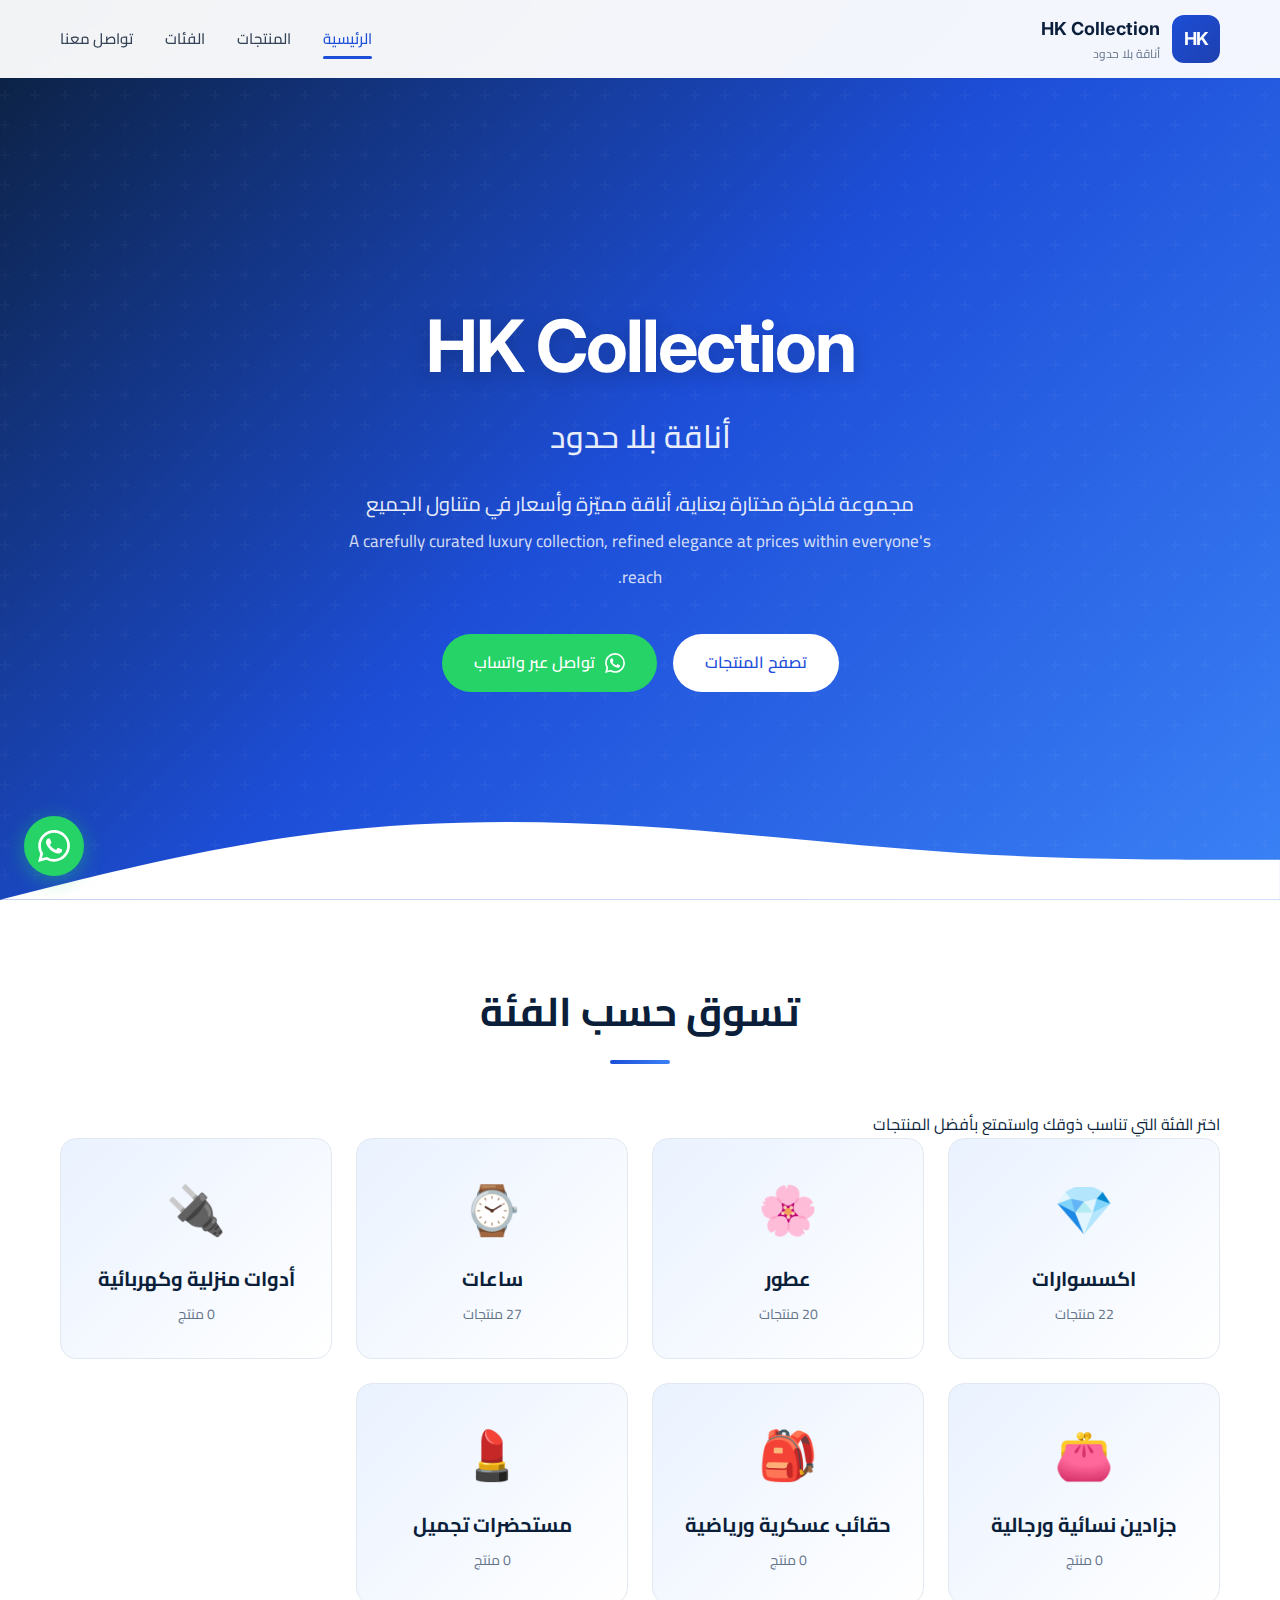
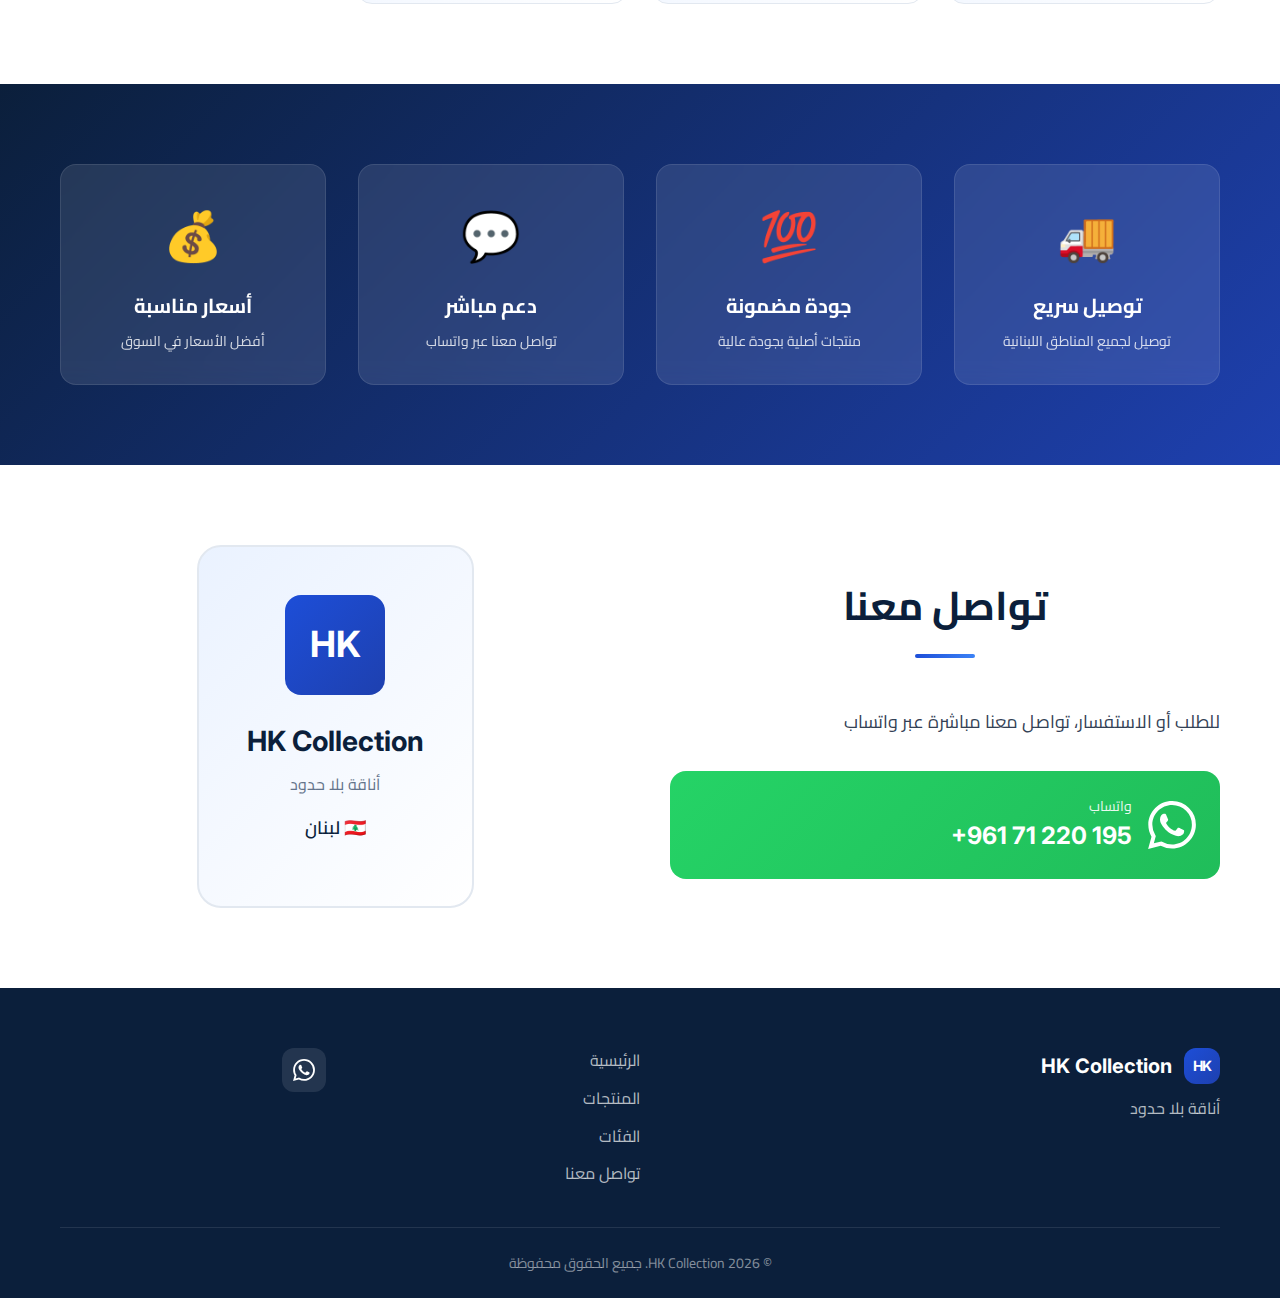
<file: index.html>
<!DOCTYPE html>
<html lang="ar" dir="rtl">

<head>
    <meta charset="UTF-8">
    <meta name="viewport" content="width=device-width, initial-scale=1.0">
    <meta name="description" content="HK Collection - أناقة بلا حدود | عطور، ساعات في لبنان">
    <title>HK Collection | أناقة بلا حدود</title>
    <link rel="preconnect" href="https://fonts.googleapis.com">
    <link rel="preconnect" href="https://fonts.gstatic.com" crossorigin>
    <link
        href="https://fonts.googleapis.com/css2?family=Cairo:wght@400;500;600;700&family=Inter:wght@400;500;600;700&display=swap"
        rel="stylesheet">
    <link rel="stylesheet" href="styles.css">
</head>

<body>
    <!-- Header -->
    <header class="header">
        <div class="container">
            <div class="header-content">
                <div class="logo">
                    <div class="logo-icon">HK</div>
                    <div class="logo-text">
                        <span class="logo-name">HK Collection</span>
                        <span class="logo-tagline">أناقة بلا حدود</span>
                    </div>
                </div>
                <nav class="nav">
                    <a href="#home" class="nav-link active">الرئيسية</a>
                    <a href="#products" class="nav-link">المنتجات</a>
                    <a href="#categories" class="nav-link">الفئات</a>
                    <a href="#contact" class="nav-link">تواصل معنا</a>
                </nav>
                <button class="mobile-menu-btn" id="mobileMenuBtn">
                    <span></span>
                    <span></span>
                    <span></span>
                </button>
            </div>
        </div>
    </header>

    <!-- Mobile Menu -->
    <div class="mobile-menu" id="mobileMenu">
        <a href="#home" class="mobile-nav-link">الرئيسية</a>
        <a href="#products" class="mobile-nav-link">المنتجات</a>
        <a href="#categories" class="mobile-nav-link">الفئات</a>
        <a href="#contact" class="mobile-nav-link">تواصل معنا</a>
    </div>

    <!-- Hero Section -->
    <section class="hero" id="home">
        <div class="hero-bg"></div>
        <div class="container">
            <div class="hero-content">
                <h1 class="hero-title">
                    <span class="hero-brand">HK Collection</span>
                    <span class="hero-subtitle">أناقة بلا حدود</span>
                </h1>
                <p class="hero-description">
                    مجموعة فاخرة مختارة بعناية، أناقة مميّزة وأسعار في متناول الجميع
                    <br>
                    <span style="font-size: 0.85em; opacity: 0.9;">A carefully curated luxury collection, refined
                        elegance at prices within everyone's reach.</span>
                </p>
                <div class="hero-buttons">
                    <a href="#categories" class="btn btn-primary">تصفح المنتجات</a>
                    <a href="https://wa.me/96171220195" target="_blank" class="btn btn-whatsapp">
                        <svg class="whatsapp-icon" viewBox="0 0 24 24" fill="currentColor">
                            <path
                                d="M17.472 14.382c-.297-.149-1.758-.867-2.03-.967-.273-.099-.471-.148-.67.15-.197.297-.767.966-.94 1.164-.173.199-.347.223-.644.075-.297-.15-1.255-.463-2.39-1.475-.883-.788-1.48-1.761-1.653-2.059-.173-.297-.018-.458.13-.606.134-.133.298-.347.446-.52.149-.174.198-.298.298-.497.099-.198.05-.371-.025-.52-.075-.149-.669-1.612-.916-2.207-.242-.579-.487-.5-.669-.51-.173-.008-.371-.01-.57-.01-.198 0-.52.074-.792.372-.272.297-1.04 1.016-1.04 2.479 0 1.462 1.065 2.875 1.213 3.074.149.198 2.096 3.2 5.077 4.487.709.306 1.262.489 1.694.625.712.227 1.36.195 1.871.118.571-.085 1.758-.719 2.006-1.413.248-.694.248-1.289.173-1.413-.074-.124-.272-.198-.57-.347m-5.421 7.403h-.004a9.87 9.87 0 01-5.031-1.378l-.361-.214-3.741.982.998-3.648-.235-.374a9.86 9.86 0 01-1.51-5.26c.001-5.45 4.436-9.884 9.888-9.884 2.64 0 5.122 1.03 6.988 2.898a9.825 9.825 0 012.893 6.994c-.003 5.45-4.437 9.884-9.885 9.884m8.413-18.297A11.815 11.815 0 0012.05 0C5.495 0 .16 5.335.157 11.892c0 2.096.547 4.142 1.588 5.945L.057 24l6.305-1.654a11.882 11.882 0 005.683 1.448h.005c6.554 0 11.89-5.335 11.893-11.893a11.821 11.821 0 00-3.48-8.413z" />
                        </svg>
                        تواصل عبر واتساب
                    </a>
                </div>
            </div>
        </div>
        <div class="hero-wave">
            <svg viewBox="0 0 1440 120" fill="none" xmlns="http://www.w3.org/2000/svg">
                <path
                    d="M0 120L60 105C120 90 240 60 360 45C480 30 600 30 720 37.5C840 45 960 60 1080 67.5C1200 75 1320 75 1380 75L1440 75V120H1380C1320 120 1200 120 1080 120C960 120 840 120 720 120C600 120 480 120 360 120C240 120 120 120 60 120H0Z"
                    fill="white" />
            </svg>
        </div>
    </section>

    <!-- Categories Section -->
    <section class="categories" id="categories">
        <div class="container">
            <h2 class="section-title">تسوق حسب الفئة</h2>
            <p class="section-subtitle">اختر الفئة التي تناسب ذوقك واستمتع بأفضل المنتجات</p>
            <div class="categories-grid">

                <div class="category-card" data-category="accessories">
                    <div class="category-icon">💎</div>
                    <h3 class="category-name">اكسسوارات</h3>
                    <p class="category-count">0 منتج</p>
                </div>
                <div class="category-card" data-category="perfumes">
                    <div class="category-icon">🌸</div>
                    <h3 class="category-name">عطور</h3>
                    <p class="category-count">0 منتج</p>
                </div>
                <div class="category-card" data-category="watches">
                    <div class="category-icon">⌚</div>
                    <h3 class="category-name">ساعات</h3>
                    <p class="category-count">0 منتج</p>
                </div>
                <div class="category-card" data-category="hometools">
                    <div class="category-icon">🔌</div>
                    <h3 class="category-name">أدوات منزلية وكهربائية</h3>
                    <p class="category-count">0 منتج</p>
                </div>
                <div class="category-card" data-category="wallets">
                    <div class="category-icon">👛</div>
                    <h3 class="category-name">جزادين نسائية ورجالية</h3>
                    <p class="category-count">0 منتج</p>
                </div>
                <div class="category-card" data-category="militarybags">
                    <div class="category-icon">🎒</div>
                    <h3 class="category-name">حقائب عسكرية ورياضية</h3>
                    <p class="category-count">0 منتج</p>
                </div>
                <div class="category-card" data-category="makeup">
                    <div class="category-icon">💄</div>
                    <h3 class="category-name">مستحضرات تجميل</h3>
                    <p class="category-count">0 منتج</p>
                </div>
            </div>
        </div>
    </section>

    <!-- Subcategories Section (Women/Men) - Hidden by default -->
    <section class="subcategories" id="subcategories" style="display: none;">
        <div class="container">
            <div class="subcategories-header">
                <button class="back-btn" id="backFromSubcategories">
                    <svg viewBox="0 0 24 24" fill="currentColor" width="24" height="24">
                        <path d="M20 11H7.83l5.59-5.59L12 4l-8 8 8 8 1.41-1.41L7.83 13H20v-2z" />
                    </svg>
                    العودة للفئات
                </button>
                <h2 class="section-title" id="subcategoryTitle">اختر النوع</h2>
                <p class="section-subtitle">اختر ما يناسبك</p>
            </div>
            <div class="subcategories-grid">
                <div class="subcategory-card" data-gender="women" data-category="">
                    <div class="subcategory-icon">👩</div>
                    <h3 class="subcategory-name">نسائي</h3>
                    <p class="subcategory-count" id="womenCount">0 منتج</p>
                </div>
                <div class="subcategory-card" data-gender="men" data-category="">
                    <div class="subcategory-icon">👨</div>
                    <h3 class="subcategory-name">رجالي</h3>
                    <p class="subcategory-count" id="menCount">0 منتج</p>
                </div>
            </div>
        </div>
    </section>

    <!-- Products Section (Hidden by default, shown when category is selected) -->
    <section class="products" id="products" style="display: none;">
        <div class="container">
            <div class="products-header">
                <button class="back-btn" id="backToCategories">
                    <svg viewBox="0 0 24 24" fill="currentColor" width="24" height="24">
                        <path d="M20 11H7.83l5.59-5.59L12 4l-8 8 8 8 1.41-1.41L7.83 13H20v-2z" />
                    </svg>
                    العودة للفئات
                </button>
                <h2 class="section-title" id="categoryTitle">المنتجات</h2>
            </div>
            <div class="products-grid" id="productsGrid">
                <!-- Products will be loaded dynamically -->
            </div>
        </div>
    </section>

    <!-- Features Section -->
    <section class="features">
        <div class="container">
            <div class="features-grid">
                <div class="feature-card">
                    <div class="feature-icon">🚚</div>
                    <h3 class="feature-title">توصيل سريع</h3>
                    <p class="feature-text">توصيل لجميع المناطق اللبنانية</p>
                </div>
                <div class="feature-card">
                    <div class="feature-icon">💯</div>
                    <h3 class="feature-title">جودة مضمونة</h3>
                    <p class="feature-text">منتجات أصلية بجودة عالية</p>
                </div>
                <div class="feature-card">
                    <div class="feature-icon">💬</div>
                    <h3 class="feature-title">دعم مباشر</h3>
                    <p class="feature-text">تواصل معنا عبر واتساب</p>
                </div>
                <div class="feature-card">
                    <div class="feature-icon">💰</div>
                    <h3 class="feature-title">أسعار مناسبة</h3>
                    <p class="feature-text">أفضل الأسعار في السوق</p>
                </div>
            </div>
        </div>
    </section>

    <!-- Contact Section -->
    <section class="contact" id="contact">
        <div class="container">
            <div class="contact-content">
                <div class="contact-info">
                    <h2 class="section-title">تواصل معنا</h2>
                    <p class="contact-text">
                        للطلب أو الاستفسار، تواصل معنا مباشرة عبر واتساب
                    </p>
                    <a href="https://wa.me/96171220195" target="_blank" class="whatsapp-box">
                        <svg class="whatsapp-icon-large" viewBox="0 0 24 24" fill="currentColor">
                            <path
                                d="M17.472 14.382c-.297-.149-1.758-.867-2.03-.967-.273-.099-.471-.148-.67.15-.197.297-.767.966-.94 1.164-.173.199-.347.223-.644.075-.297-.15-1.255-.463-2.39-1.475-.883-.788-1.48-1.761-1.653-2.059-.173-.297-.018-.458.13-.606.134-.133.298-.347.446-.52.149-.174.198-.298.298-.497.099-.198.05-.371-.025-.52-.075-.149-.669-1.612-.916-2.207-.242-.579-.487-.5-.669-.51-.173-.008-.371-.01-.57-.01-.198 0-.52.074-.792.372-.272.297-1.04 1.016-1.04 2.479 0 1.462 1.065 2.875 1.213 3.074.149.198 2.096 3.2 5.077 4.487.709.306 1.262.489 1.694.625.712.227 1.36.195 1.871.118.571-.085 1.758-.719 2.006-1.413.248-.694.248-1.289.173-1.413-.074-.124-.272-.198-.57-.347m-5.421 7.403h-.004a9.87 9.87 0 01-5.031-1.378l-.361-.214-3.741.982.998-3.648-.235-.374a9.86 9.86 0 01-1.51-5.26c.001-5.45 4.436-9.884 9.888-9.884 2.64 0 5.122 1.03 6.988 2.898a9.825 9.825 0 012.893 6.994c-.003 5.45-4.437 9.884-9.885 9.884m8.413-18.297A11.815 11.815 0 0012.05 0C5.495 0 .16 5.335.157 11.892c0 2.096.547 4.142 1.588 5.945L.057 24l6.305-1.654a11.882 11.882 0 005.683 1.448h.005c6.554 0 11.89-5.335 11.893-11.893a11.821 11.821 0 00-3.48-8.413z" />
                        </svg>
                        <div class="whatsapp-info">
                            <span class="whatsapp-label">واتساب</span>
                            <span class="whatsapp-number">+961 71 220 195</span>
                        </div>
                    </a>
                </div>
                <div class="contact-visual">
                    <div class="contact-card">
                        <div class="contact-logo">HK</div>
                        <h3>HK Collection</h3>
                        <p>أناقة بلا حدود</p>
                        <p class="contact-location">🇱🇧 لبنان</p>
                    </div>
                </div>
            </div>
        </div>
    </section>

    <!-- Footer -->
    <footer class="footer">
        <div class="container">
            <div class="footer-content">
                <div class="footer-brand">
                    <div class="footer-logo">
                        <div class="logo-icon small">HK</div>
                        <span>HK Collection</span>
                    </div>
                    <p class="footer-tagline">أناقة بلا حدود</p>
                </div>
                <div class="footer-links">
                    <a href="#home">الرئيسية</a>
                    <a href="#products">المنتجات</a>
                    <a href="#categories">الفئات</a>
                    <a href="#contact">تواصل معنا</a>
                </div>
                <div class="footer-social">
                    <a href="https://wa.me/96171220195" target="_blank" class="social-link whatsapp">
                        <svg viewBox="0 0 24 24" fill="currentColor">
                            <path
                                d="M17.472 14.382c-.297-.149-1.758-.867-2.03-.967-.273-.099-.471-.148-.67.15-.197.297-.767.966-.94 1.164-.173.199-.347.223-.644.075-.297-.15-1.255-.463-2.39-1.475-.883-.788-1.48-1.761-1.653-2.059-.173-.297-.018-.458.13-.606.134-.133.298-.347.446-.52.149-.174.198-.298.298-.497.099-.198.05-.371-.025-.52-.075-.149-.669-1.612-.916-2.207-.242-.579-.487-.5-.669-.51-.173-.008-.371-.01-.57-.01-.198 0-.52.074-.792.372-.272.297-1.04 1.016-1.04 2.479 0 1.462 1.065 2.875 1.213 3.074.149.198 2.096 3.2 5.077 4.487.709.306 1.262.489 1.694.625.712.227 1.36.195 1.871.118.571-.085 1.758-.719 2.006-1.413.248-.694.248-1.289.173-1.413-.074-.124-.272-.198-.57-.347m-5.421 7.403h-.004a9.87 9.87 0 01-5.031-1.378l-.361-.214-3.741.982.998-3.648-.235-.374a9.86 9.86 0 01-1.51-5.26c.001-5.45 4.436-9.884 9.888-9.884 2.64 0 5.122 1.03 6.988 2.898a9.825 9.825 0 012.893 6.994c-.003 5.45-4.437 9.884-9.885 9.884m8.413-18.297A11.815 11.815 0 0012.05 0C5.495 0 .16 5.335.157 11.892c0 2.096.547 4.142 1.588 5.945L.057 24l6.305-1.654a11.882 11.882 0 005.683 1.448h.005c6.554 0 11.89-5.335 11.893-11.893a11.821 11.821 0 00-3.48-8.413z" />
                        </svg>
                    </a>
                </div>
            </div>
            <div class="footer-bottom">
                <p>© 2026 HK Collection. جميع الحقوق محفوظة</p>
            </div>
        </div>
    </footer>

    <!-- WhatsApp Floating Button -->
    <a href="https://wa.me/96171220195" target="_blank" class="whatsapp-float">
        <svg viewBox="0 0 24 24" fill="currentColor">
            <path
                d="M17.472 14.382c-.297-.149-1.758-.867-2.03-.967-.273-.099-.471-.148-.67.15-.197.297-.767.966-.94 1.164-.173.199-.347.223-.644.075-.297-.15-1.255-.463-2.39-1.475-.883-.788-1.48-1.761-1.653-2.059-.173-.297-.018-.458.13-.606.134-.133.298-.347.446-.52.149-.174.198-.298.298-.497.099-.198.05-.371-.025-.52-.075-.149-.669-1.612-.916-2.207-.242-.579-.487-.5-.669-.51-.173-.008-.371-.01-.57-.01-.198 0-.52.074-.792.372-.272.297-1.04 1.016-1.04 2.479 0 1.462 1.065 2.875 1.213 3.074.149.198 2.096 3.2 5.077 4.487.709.306 1.262.489 1.694.625.712.227 1.36.195 1.871.118.571-.085 1.758-.719 2.006-1.413.248-.694.248-1.289.173-1.413-.074-.124-.272-.198-.57-.347m-5.421 7.403h-.004a9.87 9.87 0 01-5.031-1.378l-.361-.214-3.741.982.998-3.648-.235-.374a9.86 9.86 0 01-1.51-5.26c.001-5.45 4.436-9.884 9.888-9.884 2.64 0 5.122 1.03 6.988 2.898a9.825 9.825 0 012.893 6.994c-.003 5.45-4.437 9.884-9.885 9.884m8.413-18.297A11.815 11.815 0 0012.05 0C5.495 0 .16 5.335.157 11.892c0 2.096.547 4.142 1.588 5.945L.057 24l6.305-1.654a11.882 11.882 0 005.683 1.448h.005c6.554 0 11.89-5.335 11.893-11.893a11.821 11.821 0 00-3.48-8.413z" />
        </svg>
    </a>

    <script src="data.js"></script>
    <script src="script.js"></script>
</body>

</html>
</file>
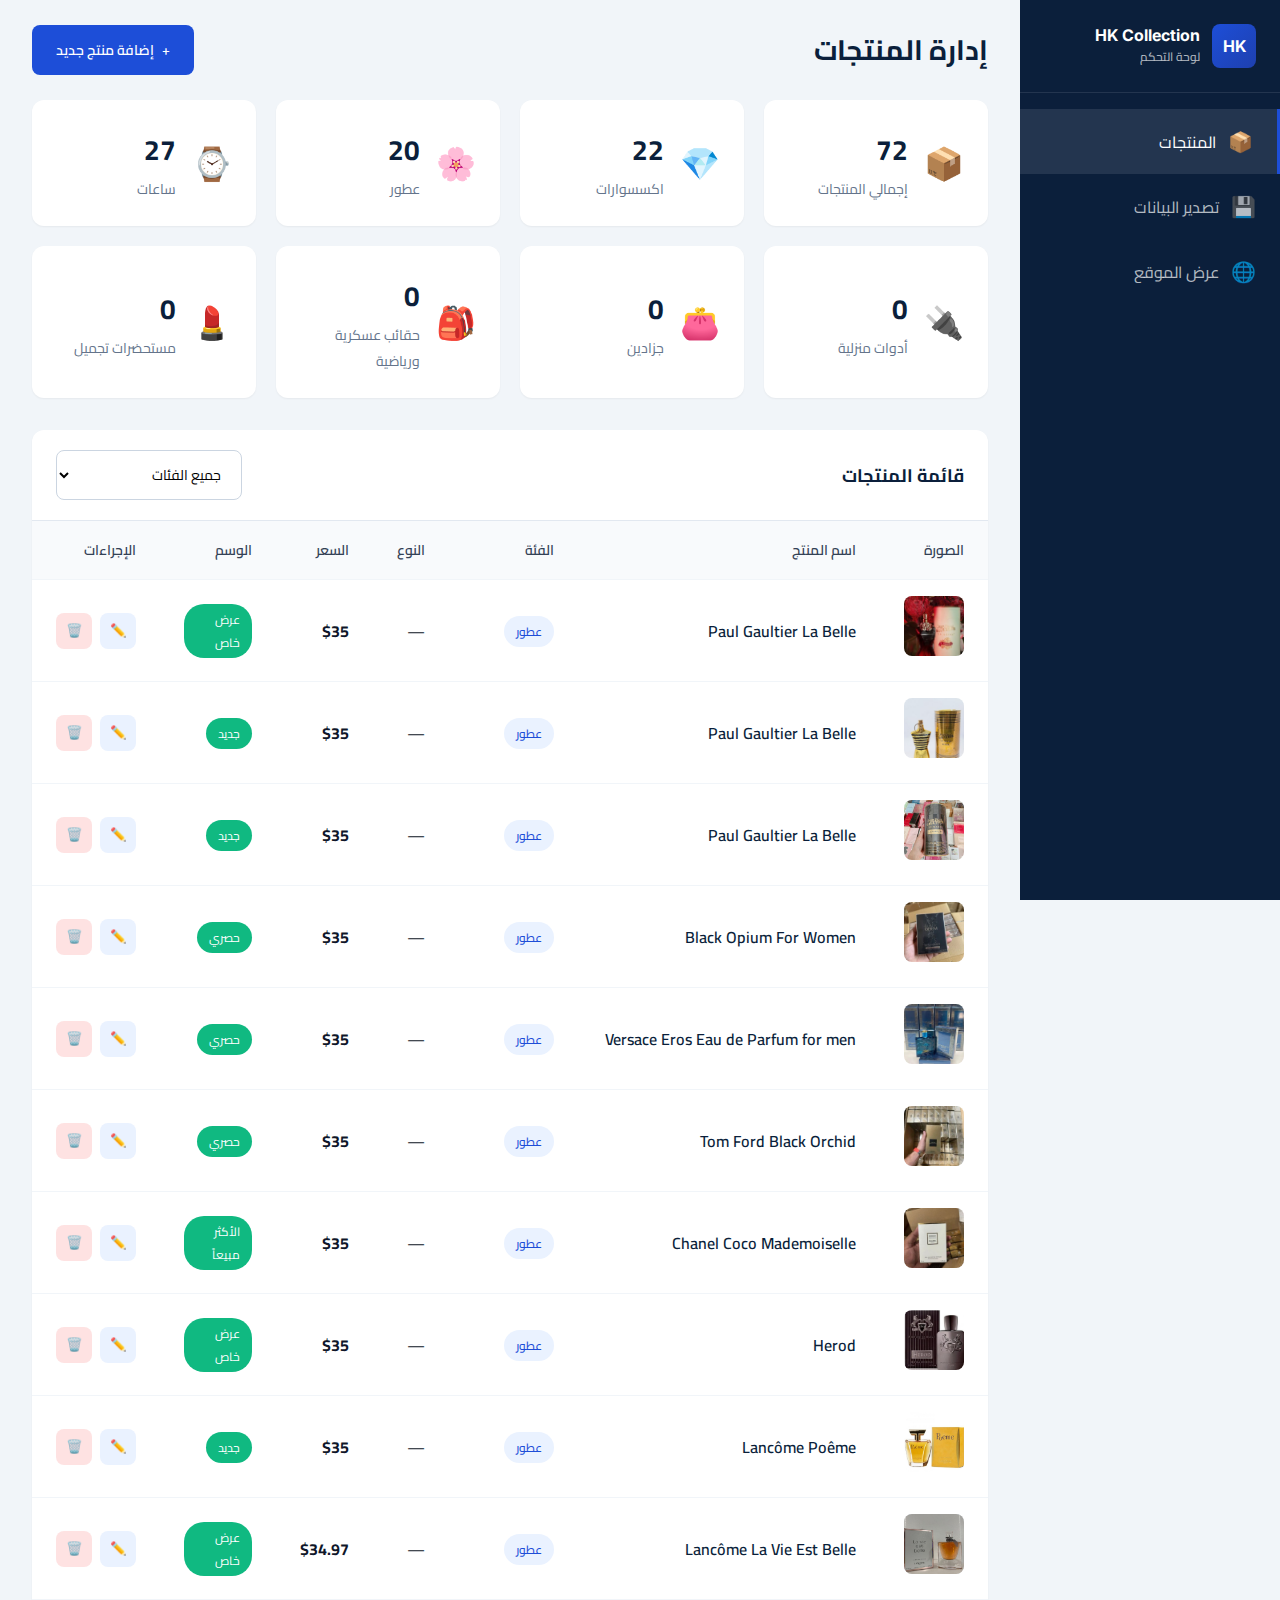
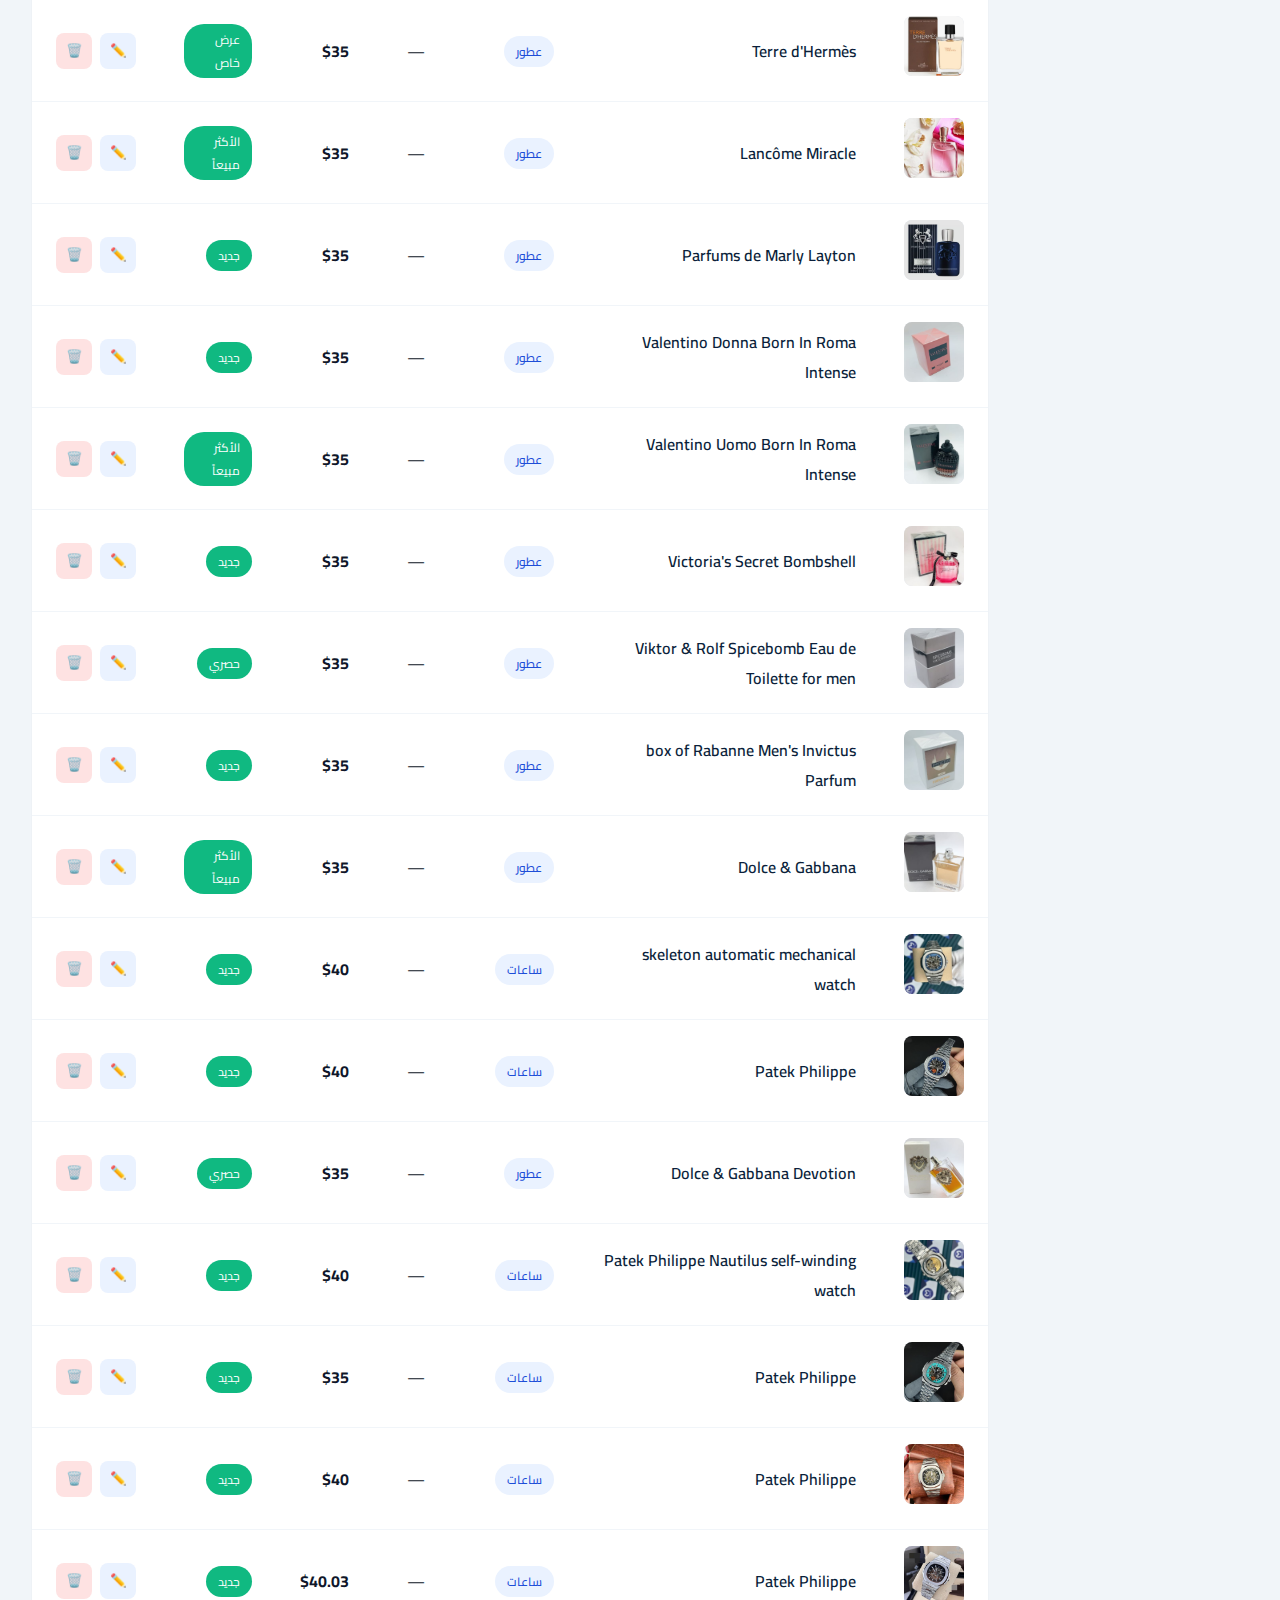
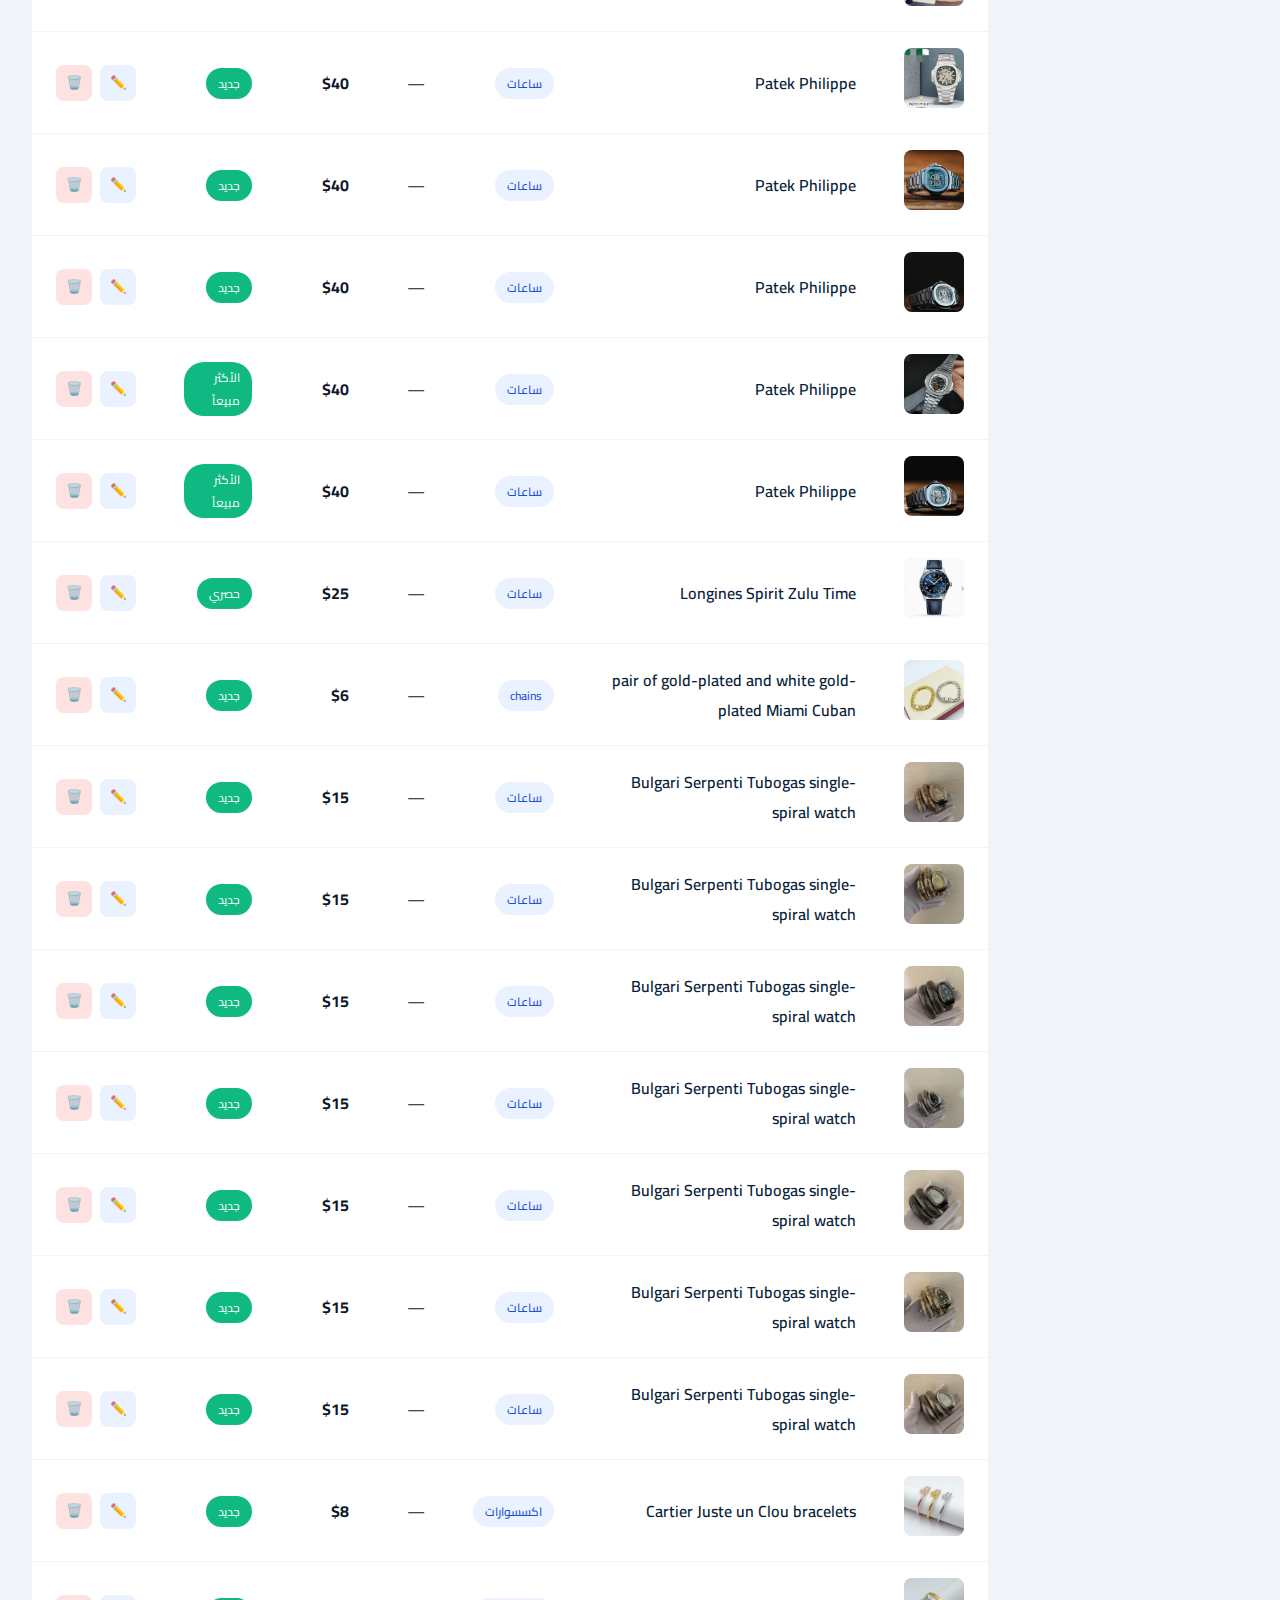
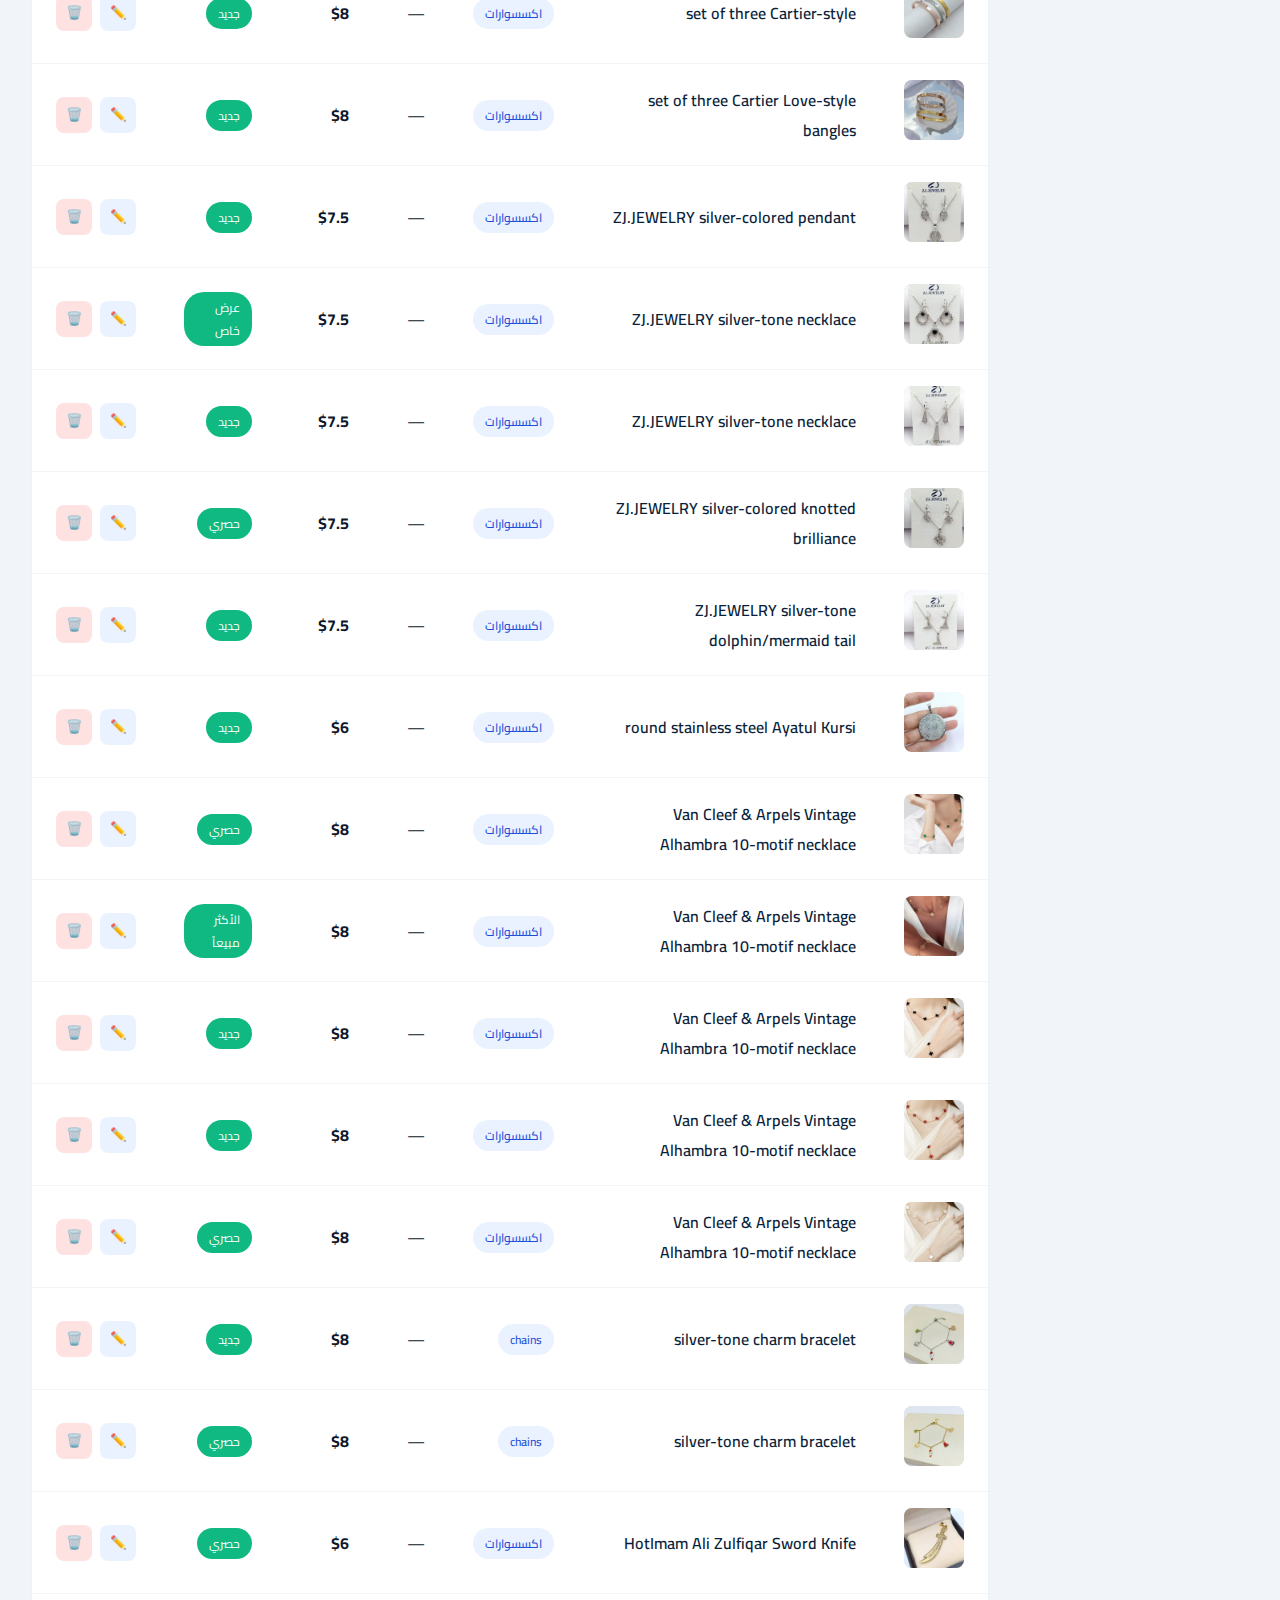
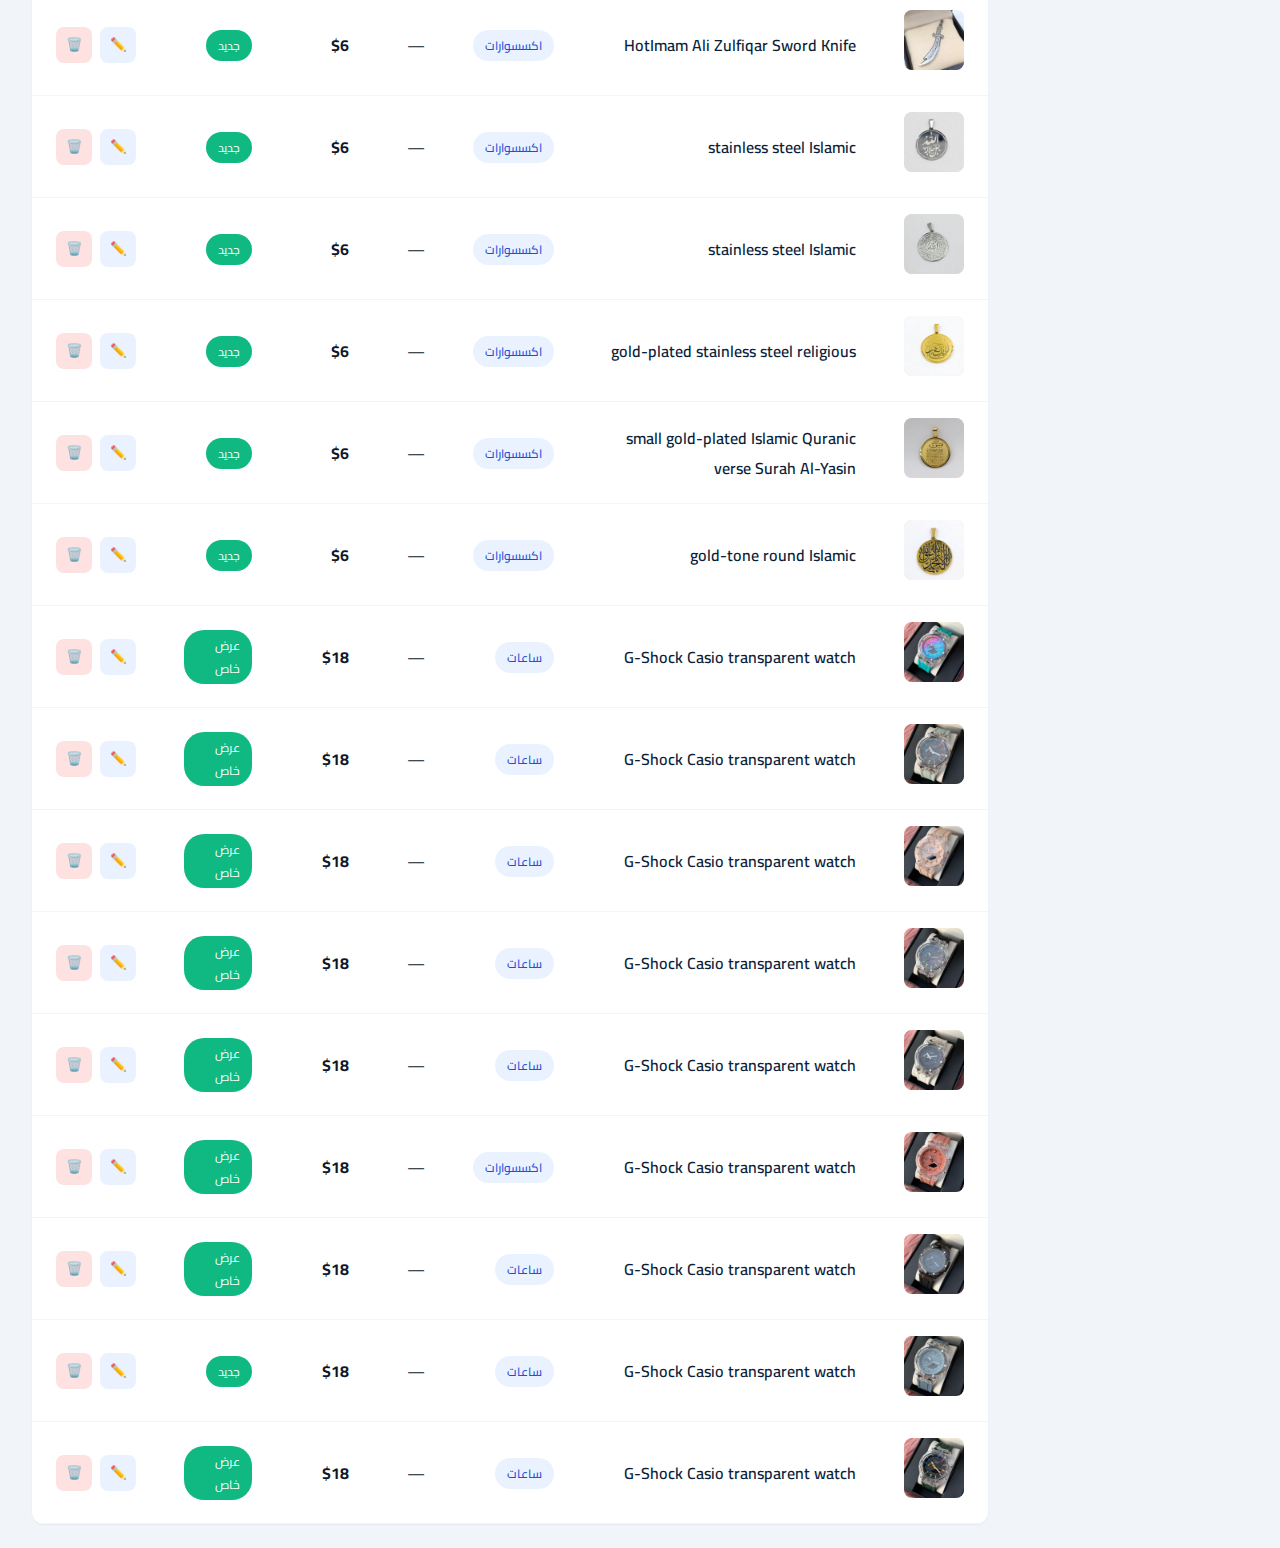
<file: admin.html>
<!DOCTYPE html>
<html lang="ar" dir="rtl">

<head>
    <meta charset="UTF-8">
    <meta name="viewport" content="width=device-width, initial-scale=1.0">
    <title>لوحة التحكم | HK Collection</title>
    <link rel="preconnect" href="https://fonts.googleapis.com">
    <link rel="preconnect" href="https://fonts.gstatic.com" crossorigin>
    <link
        href="https://fonts.googleapis.com/css2?family=Cairo:wght@400;500;600;700&family=Inter:wght@400;500;600;700&display=swap"
        rel="stylesheet">
    <link rel="stylesheet" href="admin.css">
</head>

<body>
    <div class="admin-container">
        <!-- Sidebar -->
        <aside class="sidebar">
            <div class="sidebar-header">
                <div class="logo">
                    <div class="logo-icon">HK</div>
                    <div class="logo-text">
                        <span class="logo-name">HK Collection</span>
                        <span class="logo-tagline">لوحة التحكم</span>
                    </div>
                </div>
            </div>
            <nav class="sidebar-nav">
                <a href="#" class="nav-item active" data-section="products">
                    <span class="nav-icon">📦</span>
                    <span>المنتجات</span>
                </a>
                <a href="#" class="nav-item" data-section="export">
                    <span class="nav-icon">💾</span>
                    <span>تصدير البيانات</span>
                </a>
                <a href="index.html" class="nav-item">
                    <span class="nav-icon">🌐</span>
                    <span>عرض الموقع</span>
                </a>
            </nav>
        </aside>

        <!-- Main Content -->
        <main class="main-content">
            <!-- Header -->
            <header class="content-header">
                <h1>إدارة المنتجات</h1>
                <button class="btn btn-primary" id="addProductBtn">
                    <span>+</span> إضافة منتج جديد
                </button>
            </header>

            <!-- Stats Cards -->
            <div class="stats-grid">
                <div class="stat-card">
                    <div class="stat-icon">📦</div>
                    <div class="stat-info">
                        <span class="stat-value" id="totalProducts">0</span>
                        <span class="stat-label">إجمالي المنتجات</span>
                    </div>
                </div>
                <div class="stat-card">
                    <div class="stat-icon">💎</div>
                    <div class="stat-info">
                        <span class="stat-value" id="accessoriesCount">0</span>
                        <span class="stat-label">اكسسوارات</span>
                    </div>
                </div>
                <div class="stat-card">
                    <div class="stat-icon">🌸</div>
                    <div class="stat-info">
                        <span class="stat-value" id="perfumesCount">0</span>
                        <span class="stat-label">عطور</span>
                    </div>
                </div>
                <div class="stat-card">
                    <div class="stat-icon">⌚</div>
                    <div class="stat-info">
                        <span class="stat-value" id="watchesCount">0</span>
                        <span class="stat-label">ساعات</span>
                    </div>
                </div>
                <div class="stat-card">
                    <div class="stat-icon">🔌</div>
                    <div class="stat-info">
                        <span class="stat-value" id="hometoolsCount">0</span>
                        <span class="stat-label">أدوات منزلية</span>
                    </div>
                </div>
                <div class="stat-card">
                    <div class="stat-icon">👛</div>
                    <div class="stat-info">
                        <span class="stat-value" id="walletsCount">0</span>
                        <span class="stat-label">جزادين</span>
                    </div>
                </div>
                <div class="stat-card">
                    <div class="stat-icon">🎒</div>
                    <div class="stat-info">
                        <span class="stat-value" id="militarybagsCount">0</span>
                        <span class="stat-label">حقائب عسكرية ورياضية</span>
                    </div>
                </div>
                <div class="stat-card">
                    <div class="stat-icon">💄</div>
                    <div class="stat-info">
                        <span class="stat-value" id="makeupCount">0</span>
                        <span class="stat-label">مستحضرات تجميل</span>
                    </div>
                </div>
            </div>

            <!-- Products Table -->
            <div class="table-container">
                <div class="table-header">
                    <h2>قائمة المنتجات</h2>
                    <div class="table-filters">
                        <select id="categoryFilter">
                            <option value="all">جميع الفئات</option>
                            <option value="accessories">اكسسوارات</option>
                            <option value="perfumes">عطور</option>
                            <option value="watches">ساعات</option>
                            <option value="hometools">أدوات منزلية وكهربائية</option>
                            <option value="wallets">جزادين</option>
                            <option value="militarybags">حقائب عسكرية ورياضية</option>
                            <option value="makeup">مستحضرات تجميل</option>
                        </select>
                    </div>
                </div>
                <table class="products-table">
                    <thead>
                        <tr>
                            <th>الصورة</th>
                            <th>اسم المنتج</th>
                            <th>الفئة</th>
                            <th>النوع</th>
                            <th>السعر</th>
                            <th>الوسم</th>
                            <th>الإجراءات</th>
                        </tr>
                    </thead>
                    <tbody id="productsTableBody">
                        <!-- Products will be loaded here -->
                    </tbody>
                </table>
            </div>

            <!-- Export Section -->
            <div class="export-section" id="exportSection" style="display: none;">
                <h2>تصدير البيانات</h2>
                <p>قم بنسخ الكود أدناه واستبدله في ملف data.js قبل رفعه على GitHub</p>
                <div class="export-actions">
                    <button class="btn btn-primary" id="generateExport">توليد الكود</button>
                    <button class="btn btn-secondary" id="copyExport">نسخ الكود</button>
                    <button class="btn btn-secondary" id="downloadExport">تحميل الملف</button>
                </div>
                <textarea id="exportCode" readonly placeholder="اضغط على توليد الكود..."></textarea>
            </div>
        </main>
    </div>

    <!-- Add/Edit Product Modal -->
    <div class="modal-overlay" id="productModal">
        <div class="modal">
            <div class="modal-header">
                <h2 id="modalTitle">إضافة منتج جديد</h2>
                <button class="modal-close" id="closeModal">&times;</button>
            </div>
            <form id="productForm">
                <input type="hidden" id="productId">

                <div class="form-group">
                    <label for="productName">اسم المنتج *</label>
                    <input type="text" id="productName" required placeholder="مثال: سلسلة ذهبية فاخرة">
                </div>

                <div class="form-row">
                    <div class="form-group">
                        <label for="productCategory">الفئة *</label>
                        <select id="productCategory" required>
                            <option value="">اختر الفئة</option>
                            <option value="accessories">اكسسوارات</option>
                            <option value="perfumes">عطور</option>
                            <option value="watches">ساعات</option>
                            <option value="hometools">أدوات منزلية وكهربائية</option>
                            <option value="wallets">جزادين نسائية ورجالية</option>
                            <option value="militarybags">حقائب عسكرية ورياضية</option>
                            <option value="makeup">مستحضرات تجميل</option>
                        </select>
                    </div>
                    <div class="form-group">
                        <label for="productPrice">السعر ($) *</label>
                        <input type="number" id="productPrice" required min="0" step="0.01" placeholder="45">
                    </div>
                </div>

                <div class="form-row">
                    <div class="form-group">
                        <label for="productGender">النوع (للفئات المحددة)</label>
                        <select id="productGender">
                            <option value="">بدون تحديد</option>
                            <option value="women">نسائي 👩</option>
                            <option value="men">رجالي 👨</option>
                        </select>
                    </div>
                    <div class="form-group">
                        <label for="productBadge">الوسم (اختياري)</label>
                        <select id="productBadge">
                            <option value="">بدون وسم</option>
                            <option value="جديد">جديد</option>
                            <option value="عرض خاص">عرض خاص</option>
                            <option value="الأكثر مبيعاً">الأكثر مبيعاً</option>
                            <option value="حصري">حصري</option>
                        </select>
                    </div>
                </div>

                <div class="form-group">
                    <label>صورة المنتج *</label>
                    <div class="image-upload-container">
                        <div class="image-preview" id="imagePreview">
                            <span class="placeholder">اضغط لرفع صورة</span>
                        </div>
                        <input type="file" id="imageInput" accept="image/*" hidden>
                        <input type="hidden" id="imageData">
                        <p class="image-hint">سيتم تحويل الصورة لتضمينها في الملف</p>
                    </div>
                </div>

                <div class="form-actions">
                    <button type="button" class="btn btn-secondary" id="cancelBtn">إلغاء</button>
                    <button type="submit" class="btn btn-primary">حفظ المنتج</button>
                </div>
            </form>
        </div>
    </div>

    <!-- Delete Confirmation Modal -->
    <div class="modal-overlay" id="deleteModal">
        <div class="modal modal-small">
            <div class="modal-header">
                <h2>تأكيد الحذف</h2>
                <button class="modal-close" id="closeDeleteModal">&times;</button>
            </div>
            <div class="modal-body">
                <p>هل أنت متأكد من حذف هذا المنتج؟</p>
                <p class="product-name-delete" id="deleteProductName"></p>
            </div>
            <div class="modal-footer">
                <button class="btn btn-secondary" id="cancelDelete">إلغاء</button>
                <button class="btn btn-danger" id="confirmDelete">حذف</button>
            </div>
        </div>
    </div>

    <script src="data.js"></script>
    <script src="admin.js"></script>
</body>

</html>
</file>
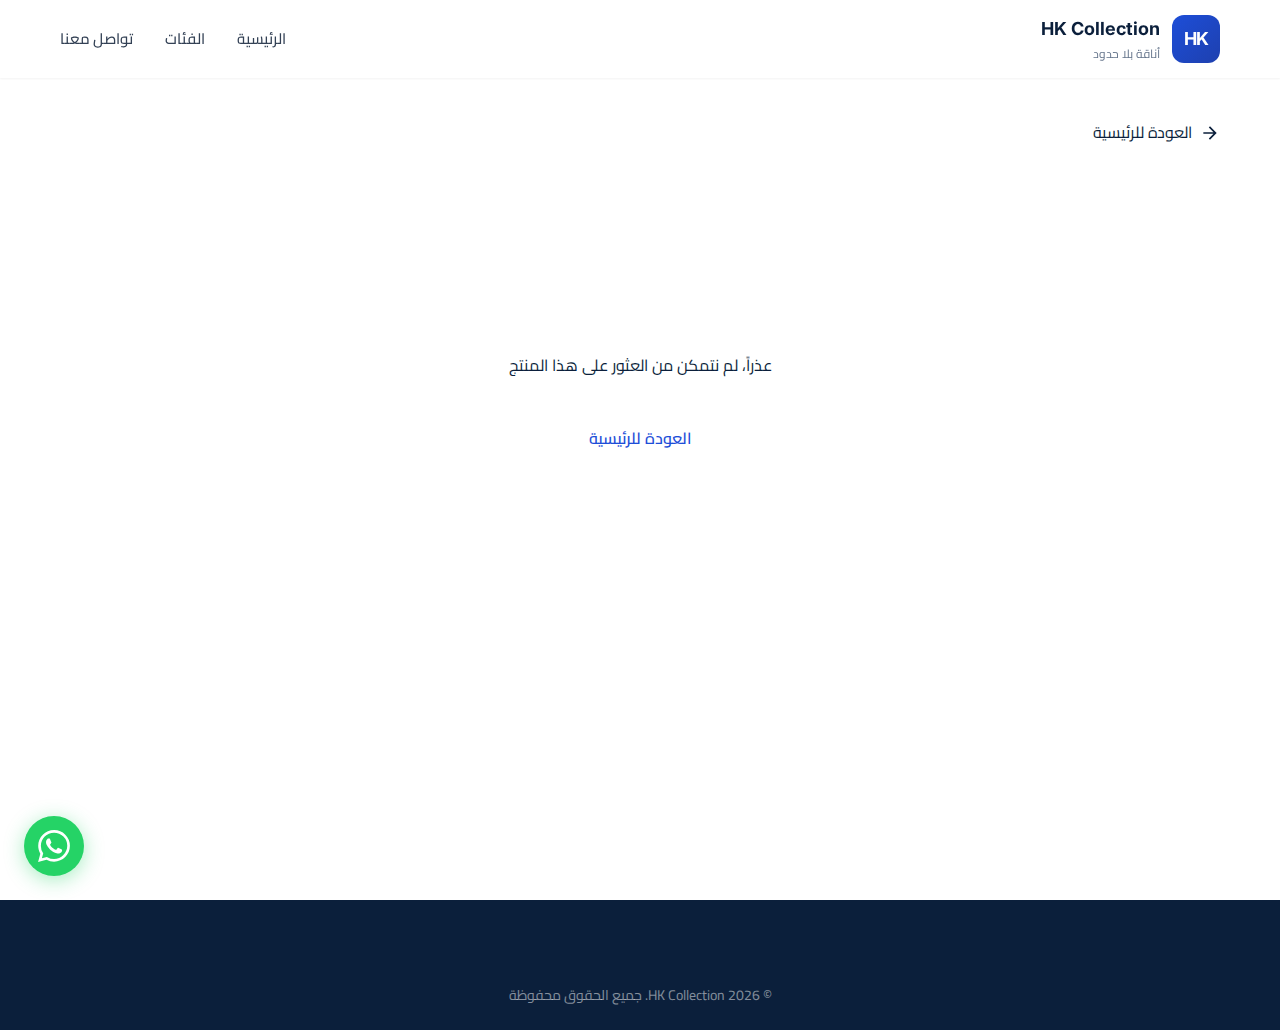
<file: product.html>
<!DOCTYPE html>
<html lang="ar" dir="rtl">

<head>
    <meta charset="UTF-8">
    <meta name="viewport" content="width=device-width, initial-scale=1.0">

    <!-- Dynamic Open Graph Tags (Will be updated by JavaScript) -->
    <meta property="og:type" content="product">
    <meta property="og:site_name" content="HK Collection">
    <meta property="og:title" id="og-title" content="HK Collection - أناقة بلا حدود">
    <meta property="og:description" id="og-description"
        content="اكتشف منتجاتنا المميزة من العطور والساعات والاكسسوارات">
    <meta property="og:image" id="og-image" content="">
    <meta property="og:url" id="og-url" content="">

    <!-- Twitter Card -->
    <meta name="twitter:card" content="summary_large_image">
    <meta name="twitter:title" id="tw-title" content="HK Collection">
    <meta name="twitter:description" id="tw-description" content="اكتشف منتجاتنا المميزة">
    <meta name="twitter:image" id="tw-image" content="">

    <title id="page-title">HK Collection | منتج</title>

    <link rel="preconnect" href="https://fonts.googleapis.com">
    <link rel="preconnect" href="https://fonts.gstatic.com" crossorigin>
    <link
        href="https://fonts.googleapis.com/css2?family=Cairo:wght@400;500;600;700&family=Inter:wght@400;500;600;700&display=swap"
        rel="stylesheet">
    <link rel="stylesheet" href="styles.css">

    <style>
        .product-page {
            min-height: 100vh;
            padding: 120px 20px 60px;
            background: var(--dark-900);
        }

        .product-detail {
            max-width: 900px;
            margin: 0 auto;
            display: grid;
            grid-template-columns: 1fr 1fr;
            gap: 48px;
            align-items: start;
        }

        .product-detail-image {
            position: relative;
            border-radius: var(--radius-2xl);
            overflow: hidden;
            background: var(--dark-700);
        }

        .product-detail-image img {
            width: 100%;
            height: auto;
            display: block;
        }

        .product-detail-badge {
            position: absolute;
            top: 20px;
            right: 20px;
            background: var(--gradient-secondary);
            color: var(--white);
            padding: 10px 20px;
            border-radius: var(--radius-full);
            font-size: 14px;
            font-weight: 700;
        }

        .product-detail-info {
            padding: 20px 0;
        }

        .product-detail-category {
            font-size: 14px;
            color: var(--primary-light);
            font-weight: 600;
            text-transform: uppercase;
            letter-spacing: 2px;
            margin-bottom: 16px;
        }

        .product-detail-name {
            font-size: 36px;
            font-weight: 700;
            color: var(--white);
            margin-bottom: 24px;
            line-height: 1.3;
        }

        .product-detail-price {
            font-size: 42px;
            font-weight: 800;
            background: var(--gradient-gold);
            -webkit-background-clip: text;
            -webkit-text-fill-color: transparent;
            background-clip: text;
            margin-bottom: 32px;
        }

        .product-detail-desc {
            font-size: 16px;
            color: var(--gray-400);
            line-height: 1.8;
            margin-bottom: 40px;
        }

        .order-btn {
            display: inline-flex;
            align-items: center;
            gap: 12px;
            padding: 20px 40px;
            background: var(--whatsapp);
            color: var(--white);
            border: none;
            border-radius: var(--radius-full);
            font-family: var(--font-arabic);
            font-size: 18px;
            font-weight: 600;
            cursor: pointer;
            transition: var(--transition);
            text-decoration: none;
        }

        .order-btn:hover {
            transform: translateY(-4px);
            box-shadow: 0 15px 40px rgba(37, 211, 102, 0.4);
        }

        .order-btn svg {
            width: 24px;
            height: 24px;
        }

        .back-link {
            display: inline-flex;
            align-items: center;
            gap: 8px;
            color: var(--gray-400);
            text-decoration: none;
            font-size: 16px;
            margin-bottom: 40px;
            transition: var(--transition);
        }

        .back-link:hover {
            color: var(--white);
        }

        .back-link svg {
            width: 20px;
            height: 20px;
            fill: currentColor;
            transform: rotate(180deg);
        }

        .share-section {
            margin-top: 32px;
            padding-top: 32px;
            border-top: 1px solid rgba(255, 255, 255, 0.1);
        }

        .share-title {
            font-size: 14px;
            color: var(--gray-400);
            margin-bottom: 16px;
        }

        .share-btn {
            display: inline-flex;
            align-items: center;
            gap: 8px;
            padding: 12px 24px;
            background: rgba(255, 255, 255, 0.05);
            border: 1px solid rgba(255, 255, 255, 0.1);
            border-radius: var(--radius-full);
            color: var(--white);
            font-family: var(--font-arabic);
            font-size: 14px;
            cursor: pointer;
            transition: var(--transition);
        }

        .share-btn:hover {
            background: var(--primary);
            border-color: var(--primary);
        }

        .share-btn svg {
            width: 18px;
            height: 18px;
            fill: currentColor;
        }

        .not-found {
            text-align: center;
            padding: 100px 20px;
        }

        .not-found h2 {
            font-size: 32px;
            color: var(--white);
            margin-bottom: 16px;
        }

        .not-found p {
            color: var(--gray-400);
            margin-bottom: 32px;
        }

        @media (max-width: 768px) {
            .product-detail {
                grid-template-columns: 1fr;
                gap: 32px;
            }

            .product-detail-name {
                font-size: 28px;
            }

            .product-detail-price {
                font-size: 32px;
            }
        }
    </style>
</head>

<body>
    <!-- Header -->
    <header class="header">
        <div class="container">
            <div class="header-content">
                <a href="index.html" class="logo">
                    <div class="logo-icon">HK</div>
                    <div class="logo-text">
                        <span class="logo-name">HK Collection</span>
                        <span class="logo-tagline">أناقة بلا حدود</span>
                    </div>
                </a>
                <nav class="nav">
                    <a href="index.html#home" class="nav-link">الرئيسية</a>
                    <a href="index.html#categories" class="nav-link">الفئات</a>
                    <a href="index.html#contact" class="nav-link">تواصل معنا</a>
                </nav>
            </div>
        </div>
    </header>

    <!-- Product Page Content -->
    <main class="product-page">
        <div class="container">
            <a href="index.html" class="back-link">
                <svg viewBox="0 0 24 24">
                    <path d="M20 11H7.83l5.59-5.59L12 4l-8 8 8 8 1.41-1.41L7.83 13H20v-2z" />
                </svg>
                العودة للرئيسية
            </a>

            <div id="productContent">
                <!-- Product will be loaded here -->
            </div>
        </div>
    </main>

    <!-- Footer -->
    <footer class="footer">
        <div class="container">
            <div class="footer-bottom">
                <p>© 2026 HK Collection. جميع الحقوق محفوظة</p>
            </div>
        </div>
    </footer>

    <!-- WhatsApp Floating Button -->
    <a href="https://wa.me/96171220195" target="_blank" class="whatsapp-float">
        <svg viewBox="0 0 24 24" fill="currentColor">
            <path
                d="M17.472 14.382c-.297-.149-1.758-.867-2.03-.967-.273-.099-.471-.148-.67.15-.197.297-.767.966-.94 1.164-.173.199-.347.223-.644.075-.297-.15-1.255-.463-2.39-1.475-.883-.788-1.48-1.761-1.653-2.059-.173-.297-.018-.458.13-.606.134-.133.298-.347.446-.52.149-.174.198-.298.298-.497.099-.198.05-.371-.025-.52-.075-.149-.669-1.612-.916-2.207-.242-.579-.487-.5-.669-.51-.173-.008-.371-.01-.57-.01-.198 0-.52.074-.792.372-.272.297-1.04 1.016-1.04 2.479 0 1.462 1.065 2.875 1.213 3.074.149.198 2.096 3.2 5.077 4.487.709.306 1.262.489 1.694.625.712.227 1.36.195 1.871.118.571-.085 1.758-.719 2.006-1.413.248-.694.248-1.289.173-1.413-.074-.124-.272-.198-.57-.347m-5.421 7.403h-.004a9.87 9.87 0 01-5.031-1.378l-.361-.214-3.741.982.998-3.648-.235-.374a9.86 9.86 0 01-1.51-5.26c.001-5.45 4.436-9.884 9.888-9.884 2.64 0 5.122 1.03 6.988 2.898a9.825 9.825 0 012.893 6.994c-.003 5.45-4.437 9.884-9.885 9.884m8.413-18.297A11.815 11.815 0 0012.05 0C5.495 0 .16 5.335.157 11.892c0 2.096.547 4.142 1.588 5.945L.057 24l6.305-1.654a11.882 11.882 0 005.683 1.448h.005c6.554 0 11.89-5.335 11.893-11.893a11.821 11.821 0 00-3.48-8.413z" />
        </svg>
    </a>

    <script src="data.js"></script>
    <script>
        // Get product ID from URL
        const urlParams = new URLSearchParams(window.location.search);
        const productId = parseInt(urlParams.get('id'));

        // Find product
        const product = productsData.find(p => p.id === productId);

        if (product) {
            // Update page title
            document.getElementById('page-title').textContent = `${product.name} | HK Collection`;

            // Update Open Graph tags (for future shares)
            document.getElementById('og-title').content = `${product.name} - HK Collection`;
            document.getElementById('og-description').content = `${product.categoryAr} - السعر: ${product.currency}${product.price}`;
            if (product.image && !product.image.startsWith('data:')) {
                document.getElementById('og-image').content = product.image;
                document.getElementById('tw-image').content = product.image;
            }

            // Render product
            document.getElementById('productContent').innerHTML = `
                <div class="product-detail">
                    <div class="product-detail-image">
                        ${product.badge ? `<span class="product-detail-badge">${product.badge}</span>` : ''}
                        <img src="${product.image}" alt="${product.name}">
                    </div>
                    <div class="product-detail-info">
                        <div class="product-detail-category">${product.categoryAr}</div>
                        <h1 class="product-detail-name">${product.name}</h1>
                        <div class="product-detail-price">${product.currency}${product.price}</div>
                        <p class="product-detail-desc">
                            منتج أصلي من HK Collection. جودة عالية وتوصيل سريع لجميع المناطق اللبنانية.
                        </p>
                        <a href="https://wa.me/96171220195?text=${encodeURIComponent(`🛒 *طلب جديد من HK Collection*\n━━━━━━━━━━━━━━━━━━━━\n\n📦 *المنتج:* ${product.name}\n💰 *السعر:* ${product.currency}${product.price}\n📂 *الفئة:* ${product.categoryAr}\n\n━━━━━━━━━━━━━━━━━━━━\n\nمرحباً! أنا مهتم بشراء هذا المنتج.\nأرجو التواصل معي لإتمام الطلب.\n\nشكراً لكم! 🙏`)}" target="_blank" class="order-btn">
                            <svg viewBox="0 0 24 24" fill="currentColor"><path d="M17.472 14.382c-.297-.149-1.758-.867-2.03-.967-.273-.099-.471-.148-.67.15-.197.297-.767.966-.94 1.164-.173.199-.347.223-.644.075-.297-.15-1.255-.463-2.39-1.475-.883-.788-1.48-1.761-1.653-2.059-.173-.297-.018-.458.13-.606.134-.133.298-.347.446-.52.149-.174.198-.298.298-.497.099-.198.05-.371-.025-.52-.075-.149-.669-1.612-.916-2.207-.242-.579-.487-.5-.669-.51-.173-.008-.371-.01-.57-.01-.198 0-.52.074-.792.372-.272.297-1.04 1.016-1.04 2.479 0 1.462 1.065 2.875 1.213 3.074.149.198 2.096 3.2 5.077 4.487.709.306 1.262.489 1.694.625.712.227 1.36.195 1.871.118.571-.085 1.758-.719 2.006-1.413.248-.694.248-1.289.173-1.413-.074-.124-.272-.198-.57-.347m-5.421 7.403h-.004a9.87 9.87 0 01-5.031-1.378l-.361-.214-3.741.982.998-3.648-.235-.374a9.86 9.86 0 01-1.51-5.26c.001-5.45 4.436-9.884 9.888-9.884 2.64 0 5.122 1.03 6.988 2.898a9.825 9.825 0 012.893 6.994c-.003 5.45-4.437 9.884-9.885 9.884m8.413-18.297A11.815 11.815 0 0012.05 0C5.495 0 .16 5.335.157 11.892c0 2.096.547 4.142 1.588 5.945L.057 24l6.305-1.654a11.882 11.882 0 005.683 1.448h.005c6.554 0 11.89-5.335 11.893-11.893a11.821 11.821 0 00-3.48-8.413z"/></svg>
                            اطلب عبر واتساب
                        </a>
                        
                        <div class="share-section">
                            <p class="share-title">شارك هذا المنتج:</p>
                            <button class="share-btn" onclick="shareProduct()">
                                <svg viewBox="0 0 24 24"><path d="M18 16.08c-.76 0-1.44.3-1.96.77L8.91 12.7c.05-.23.09-.46.09-.7s-.04-.47-.09-.7l7.05-4.11c.54.5 1.25.81 2.04.81 1.66 0 3-1.34 3-3s-1.34-3-3-3-3 1.34-3 3c0 .24.04.47.09.7L8.04 9.81C7.5 9.31 6.79 9 6 9c-1.66 0-3 1.34-3 3s1.34 3 3 3c.79 0 1.5-.31 2.04-.81l7.12 4.16c-.05.21-.08.43-.08.65 0 1.61 1.31 2.92 2.92 2.92s2.92-1.31 2.92-2.92-1.31-2.92-2.92-2.92z"/></svg>
                                مشاركة
                            </button>
                        </div>
                    </div>
                </div>
            `;
        } else {
            // Product not found
            document.getElementById('productContent').innerHTML = `
                <div class="not-found">
                    <h2>المنتج غير موجود</h2>
                    <p>عذراً، لم نتمكن من العثور على هذا المنتج</p>
                    <a href="index.html" class="btn btn-primary">العودة للرئيسية</a>
                </div>
            `;
        }

        // Share function
        function shareProduct() {
            const url = window.location.href;
            if (navigator.share) {
                navigator.share({
                    title: product ? product.name : 'HK Collection',
                    text: product ? `تصفح ${product.name} من HK Collection` : 'تصفح منتجات HK Collection',
                    url: url
                });
            } else {
                // Fallback: Copy to clipboard
                navigator.clipboard.writeText(url).then(() => {
                    alert('تم نسخ الرابط!');
                });
            }
        }
    </script>
</body>

</html>
</file>
<file: styles.css>
/* ========================================
   HK Collection - Main Styles
   Color Palette:
   - Brand Blue: #1D4ED8
   - Navy: #0B1F3B
   - White: #FFFFFF
   - Light Blue: #EAF2FF
======================================== */

:root {
    --brand-blue: #1D4ED8;
    --brand-blue-light: #3B82F6;
    --brand-blue-dark: #1E40AF;
    --navy: #0B1F3B;
    --navy-light: #1E3A5F;
    --white: #FFFFFF;
    --light-blue: #EAF2FF;
    --gray-100: #F8FAFC;
    --gray-200: #E2E8F0;
    --gray-300: #CBD5E1;
    --gray-500: #64748B;
    --gray-700: #334155;
    --whatsapp-green: #25D366;
    
    --font-arabic: 'Cairo', sans-serif;
    --font-latin: 'Inter', sans-serif;
    
    --shadow-sm: 0 1px 2px rgba(0, 0, 0, 0.05);
    --shadow-md: 0 4px 6px -1px rgba(0, 0, 0, 0.1), 0 2px 4px -2px rgba(0, 0, 0, 0.1);
    --shadow-lg: 0 10px 15px -3px rgba(0, 0, 0, 0.1), 0 4px 6px -4px rgba(0, 0, 0, 0.1);
    --shadow-xl: 0 20px 25px -5px rgba(0, 0, 0, 0.1), 0 8px 10px -6px rgba(0, 0, 0, 0.1);
    
    --radius-sm: 8px;
    --radius-md: 12px;
    --radius-lg: 16px;
    --radius-xl: 24px;
    --radius-full: 9999px;
    
    --transition: all 0.3s ease;
}

* {
    margin: 0;
    padding: 0;
    box-sizing: border-box;
}

html {
    scroll-behavior: smooth;
}

body {
    font-family: var(--font-arabic);
    background-color: var(--white);
    color: var(--navy);
    line-height: 1.6;
    overflow-x: hidden;
}

.container {
    max-width: 1200px;
    margin: 0 auto;
    padding: 0 20px;
}

/* ========================================
   Header
======================================== */
.header {
    position: fixed;
    top: 0;
    left: 0;
    right: 0;
    background: rgba(255, 255, 255, 0.95);
    backdrop-filter: blur(10px);
    z-index: 1000;
    box-shadow: var(--shadow-sm);
}

.header-content {
    display: flex;
    justify-content: space-between;
    align-items: center;
    padding: 15px 0;
}

.logo {
    display: flex;
    align-items: center;
    gap: 12px;
    text-decoration: none;
    color: var(--navy);
}

.logo-icon {
    width: 48px;
    height: 48px;
    background: linear-gradient(135deg, var(--brand-blue), var(--brand-blue-dark));
    color: var(--white);
    border-radius: var(--radius-md);
    display: flex;
    align-items: center;
    justify-content: center;
    font-family: var(--font-latin);
    font-weight: 700;
    font-size: 18px;
    letter-spacing: -1px;
}

.logo-icon.small {
    width: 36px;
    height: 36px;
    font-size: 14px;
}

.logo-text {
    display: flex;
    flex-direction: column;
}

.logo-name {
    font-family: var(--font-latin);
    font-weight: 700;
    font-size: 18px;
    color: var(--navy);
}

.logo-tagline {
    font-size: 12px;
    color: var(--gray-500);
}

.nav {
    display: flex;
    gap: 32px;
}

.nav-link {
    text-decoration: none;
    color: var(--gray-700);
    font-weight: 500;
    font-size: 15px;
    transition: var(--transition);
    position: relative;
}

.nav-link:hover,
.nav-link.active {
    color: var(--brand-blue);
}

.nav-link.active::after {
    content: '';
    position: absolute;
    bottom: -8px;
    left: 0;
    right: 0;
    height: 3px;
    background: var(--brand-blue);
    border-radius: var(--radius-full);
}

.mobile-menu-btn {
    display: none;
    flex-direction: column;
    gap: 5px;
    background: none;
    border: none;
    cursor: pointer;
    padding: 5px;
}

.mobile-menu-btn span {
    width: 24px;
    height: 2px;
    background: var(--navy);
    border-radius: 2px;
    transition: var(--transition);
}

.mobile-menu {
    display: none;
    position: fixed;
    top: 78px;
    left: 0;
    right: 0;
    background: var(--white);
    padding: 20px;
    box-shadow: var(--shadow-lg);
    z-index: 999;
}

.mobile-menu.active {
    display: block;
}

.mobile-nav-link {
    display: block;
    padding: 15px 0;
    text-decoration: none;
    color: var(--navy);
    font-weight: 500;
    border-bottom: 1px solid var(--gray-200);
}

/* ========================================
   Hero Section
======================================== */
.hero {
    position: relative;
    min-height: 100vh;
    display: flex;
    align-items: center;
    padding-top: 80px;
    overflow: hidden;
}

.hero-bg {
    position: absolute;
    inset: 0;
    background: linear-gradient(135deg, var(--navy) 0%, var(--brand-blue) 50%, var(--brand-blue-light) 100%);
    z-index: -2;
}

.hero-bg::before {
    content: '';
    position: absolute;
    inset: 0;
    background: url("data:image/svg+xml,%3Csvg width='60' height='60' viewBox='0 0 60 60' xmlns='http://www.w3.org/2000/svg'%3E%3Cg fill='none' fill-rule='evenodd'%3E%3Cg fill='%23ffffff' fill-opacity='0.05'%3E%3Cpath d='M36 34v-4h-2v4h-4v2h4v4h2v-4h4v-2h-4zm0-30V0h-2v4h-4v2h4v4h2V6h4V4h-4zM6 34v-4H4v4H0v2h4v4h2v-4h4v-2H6zM6 4V0H4v4H0v2h4v4h2V6h4V4H6z'/%3E%3C/g%3E%3C/g%3E%3C/svg%3E");
    opacity: 0.5;
}

.hero-content {
    text-align: center;
    color: var(--white);
    padding: 40px 20px;
    animation: fadeInUp 1s ease;
}

@keyframes fadeInUp {
    from {
        opacity: 0;
        transform: translateY(30px);
    }
    to {
        opacity: 1;
        transform: translateY(0);
    }
}

.hero-title {
    margin-bottom: 24px;
}

.hero-brand {
    display: block;
    font-family: var(--font-latin);
    font-size: clamp(42px, 8vw, 72px);
    font-weight: 700;
    letter-spacing: -2px;
    margin-bottom: 8px;
    text-shadow: 0 4px 20px rgba(0, 0, 0, 0.2);
}

.hero-subtitle {
    display: block;
    font-size: clamp(20px, 4vw, 32px);
    font-weight: 500;
    opacity: 0.9;
}

.hero-description {
    font-size: clamp(16px, 2vw, 20px);
    max-width: 600px;
    margin: 0 auto 40px;
    opacity: 0.9;
    line-height: 1.8;
}

.hero-buttons {
    display: flex;
    gap: 16px;
    justify-content: center;
    flex-wrap: wrap;
}

.btn {
    display: inline-flex;
    align-items: center;
    gap: 10px;
    padding: 16px 32px;
    border-radius: var(--radius-full);
    font-size: 16px;
    font-weight: 600;
    text-decoration: none;
    transition: var(--transition);
    cursor: pointer;
    border: none;
}

.btn-primary {
    background: var(--white);
    color: var(--brand-blue);
}

.btn-primary:hover {
    background: var(--light-blue);
    transform: translateY(-2px);
    box-shadow: var(--shadow-lg);
}

.btn-whatsapp {
    background: var(--whatsapp-green);
    color: var(--white);
}

.btn-whatsapp:hover {
    background: #20BD5A;
    transform: translateY(-2px);
    box-shadow: var(--shadow-lg);
}

.whatsapp-icon {
    width: 20px;
    height: 20px;
}

.hero-wave {
    position: absolute;
    bottom: 0;
    left: 0;
    right: 0;
    z-index: 1;
}

.hero-wave svg {
    display: block;
    width: 100%;
    height: auto;
}

/* ========================================
   Categories Section
======================================== */
.categories {
    padding: 80px 0;
    background: var(--white);
}

.section-title {
    text-align: center;
    font-size: clamp(28px, 4vw, 40px);
    font-weight: 700;
    color: var(--navy);
    margin-bottom: 48px;
    position: relative;
}

.section-title::after {
    content: '';
    display: block;
    width: 60px;
    height: 4px;
    background: linear-gradient(90deg, var(--brand-blue), var(--brand-blue-light));
    margin: 16px auto 0;
    border-radius: var(--radius-full);
}

.categories-grid {
    display: grid;
    grid-template-columns: repeat(auto-fit, minmax(220px, 1fr));
    gap: 24px;
}

.category-card {
    background: linear-gradient(135deg, var(--light-blue), var(--white));
    border: 1px solid var(--gray-200);
    border-radius: var(--radius-lg);
    padding: 32px;
    text-align: center;
    cursor: pointer;
    transition: var(--transition);
}

.category-card:hover {
    transform: translateY(-8px);
    box-shadow: var(--shadow-xl);
    border-color: var(--brand-blue);
}

.category-icon {
    font-size: 48px;
    margin-bottom: 16px;
}

.category-name {
    font-size: 20px;
    font-weight: 700;
    color: var(--navy);
    margin-bottom: 8px;
}

.category-count {
    font-size: 14px;
    color: var(--gray-500);
}

/* ========================================
   Products Section
======================================== */
.products {
    padding: 80px 0;
    background: var(--gray-100);
}

.products-filter {
    display: flex;
    justify-content: center;
    gap: 12px;
    margin-bottom: 40px;
    flex-wrap: wrap;
}

.filter-btn {
    padding: 12px 24px;
    border: 2px solid var(--gray-200);
    background: var(--white);
    border-radius: var(--radius-full);
    font-family: var(--font-arabic);
    font-size: 14px;
    font-weight: 600;
    color: var(--gray-700);
    cursor: pointer;
    transition: var(--transition);
}

.filter-btn:hover,
.filter-btn.active {
    background: var(--brand-blue);
    border-color: var(--brand-blue);
    color: var(--white);
}

.products-grid {
    display: grid;
    grid-template-columns: repeat(auto-fill, minmax(280px, 1fr));
    gap: 24px;
}

.product-card {
    background: var(--white);
    border-radius: var(--radius-lg);
    overflow: hidden;
    box-shadow: var(--shadow-md);
    transition: var(--transition);
}

.product-card:hover {
    transform: translateY(-8px);
    box-shadow: var(--shadow-xl);
}

.product-image {
    position: relative;
    width: 100%;
    height: 280px;
    overflow: hidden;
    background: var(--light-blue);
}

.product-image img {
    width: 100%;
    height: 100%;
    object-fit: cover;
    transition: var(--transition);
}

.product-card:hover .product-image img {
    transform: scale(1.05);
}

.product-badge {
    position: absolute;
    top: 12px;
    right: 12px;
    background: var(--brand-blue);
    color: var(--white);
    padding: 6px 12px;
    border-radius: var(--radius-full);
    font-size: 12px;
    font-weight: 600;
}

.product-info {
    padding: 20px;
}

.product-category {
    font-size: 12px;
    color: var(--brand-blue);
    font-weight: 600;
    text-transform: uppercase;
    margin-bottom: 8px;
}

.product-name {
    font-size: 18px;
    font-weight: 700;
    color: var(--navy);
    margin-bottom: 12px;
    line-height: 1.4;
}

.product-price {
    font-size: 22px;
    font-weight: 700;
    color: var(--brand-blue);
    margin-bottom: 16px;
}

.product-price span {
    font-size: 14px;
    color: var(--gray-500);
    font-weight: 400;
}

.product-btn {
    width: 100%;
    padding: 14px;
    background: linear-gradient(135deg, var(--whatsapp-green), #20BD5A);
    color: var(--white);
    border: none;
    border-radius: var(--radius-md);
    font-family: var(--font-arabic);
    font-size: 15px;
    font-weight: 600;
    cursor: pointer;
    display: flex;
    align-items: center;
    justify-content: center;
    gap: 8px;
    transition: var(--transition);
}

.product-btn:hover {
    background: linear-gradient(135deg, #20BD5A, var(--whatsapp-green));
    transform: translateY(-2px);
}

.product-btn svg {
    width: 18px;
    height: 18px;
}

/* ========================================
   Features Section
======================================== */
.features {
    padding: 80px 0;
    background: linear-gradient(135deg, var(--navy), var(--brand-blue-dark));
}

.features-grid {
    display: grid;
    grid-template-columns: repeat(auto-fit, minmax(240px, 1fr));
    gap: 32px;
}

.feature-card {
    text-align: center;
    padding: 32px;
    background: rgba(255, 255, 255, 0.1);
    border-radius: var(--radius-lg);
    backdrop-filter: blur(10px);
    border: 1px solid rgba(255, 255, 255, 0.1);
    transition: var(--transition);
}

.feature-card:hover {
    background: rgba(255, 255, 255, 0.15);
    transform: translateY(-4px);
}

.feature-icon {
    font-size: 48px;
    margin-bottom: 16px;
}

.feature-title {
    font-size: 20px;
    font-weight: 700;
    color: var(--white);
    margin-bottom: 8px;
}

.feature-text {
    font-size: 14px;
    color: rgba(255, 255, 255, 0.8);
}

/* ========================================
   Contact Section
======================================== */
.contact {
    padding: 80px 0;
    background: var(--white);
}

.contact-content {
    display: grid;
    grid-template-columns: 1fr 1fr;
    gap: 60px;
    align-items: center;
}

.contact-text {
    font-size: 18px;
    color: var(--gray-700);
    margin-bottom: 32px;
    line-height: 1.8;
}

.whatsapp-box {
    display: flex;
    align-items: center;
    gap: 16px;
    padding: 24px;
    background: linear-gradient(135deg, var(--whatsapp-green), #20BD5A);
    border-radius: var(--radius-lg);
    text-decoration: none;
    color: var(--white);
    transition: var(--transition);
}

.whatsapp-box:hover {
    transform: translateY(-4px);
    box-shadow: var(--shadow-xl);
}

.whatsapp-icon-large {
    width: 48px;
    height: 48px;
}

.whatsapp-info {
    display: flex;
    flex-direction: column;
}

.whatsapp-label {
    font-size: 14px;
    opacity: 0.9;
}

.whatsapp-number {
    font-size: 24px;
    font-weight: 700;
    font-family: var(--font-latin);
    direction: ltr;
}

.contact-visual {
    display: flex;
    justify-content: center;
}

.contact-card {
    text-align: center;
    padding: 48px;
    background: linear-gradient(135deg, var(--light-blue), var(--white));
    border-radius: var(--radius-xl);
    border: 2px solid var(--gray-200);
}

.contact-logo {
    width: 100px;
    height: 100px;
    background: linear-gradient(135deg, var(--brand-blue), var(--brand-blue-dark));
    color: var(--white);
    border-radius: var(--radius-lg);
    display: flex;
    align-items: center;
    justify-content: center;
    font-family: var(--font-latin);
    font-weight: 700;
    font-size: 36px;
    margin: 0 auto 24px;
}

.contact-card h3 {
    font-family: var(--font-latin);
    font-size: 28px;
    font-weight: 700;
    color: var(--navy);
    margin-bottom: 8px;
}

.contact-card p {
    color: var(--gray-500);
    margin-bottom: 16px;
}

.contact-location {
    font-size: 18px;
    color: var(--navy) !important;
    font-weight: 600;
}

/* ========================================
   Footer
======================================== */
.footer {
    background: var(--navy);
    color: var(--white);
    padding: 60px 0 24px;
}

.footer-content {
    display: grid;
    grid-template-columns: 2fr 1fr 1fr;
    gap: 48px;
    padding-bottom: 40px;
    border-bottom: 1px solid rgba(255, 255, 255, 0.1);
}

.footer-logo {
    display: flex;
    align-items: center;
    gap: 12px;
    margin-bottom: 12px;
}

.footer-logo span {
    font-family: var(--font-latin);
    font-size: 20px;
    font-weight: 700;
}

.footer-tagline {
    color: rgba(255, 255, 255, 0.7);
}

.footer-links {
    display: flex;
    flex-direction: column;
    gap: 12px;
}

.footer-links a {
    color: rgba(255, 255, 255, 0.7);
    text-decoration: none;
    transition: var(--transition);
}

.footer-links a:hover {
    color: var(--white);
}

.footer-social {
    display: flex;
    gap: 12px;
}

.social-link {
    width: 44px;
    height: 44px;
    background: rgba(255, 255, 255, 0.1);
    border-radius: var(--radius-md);
    display: flex;
    align-items: center;
    justify-content: center;
    transition: var(--transition);
}

.social-link svg {
    width: 22px;
    height: 22px;
    fill: var(--white);
}

.social-link.whatsapp:hover {
    background: var(--whatsapp-green);
}

.footer-bottom {
    padding-top: 24px;
    text-align: center;
    color: rgba(255, 255, 255, 0.5);
    font-size: 14px;
}

/* ========================================
   WhatsApp Floating Button
======================================== */
.whatsapp-float {
    position: fixed;
    bottom: 24px;
    left: 24px;
    width: 60px;
    height: 60px;
    background: var(--whatsapp-green);
    border-radius: 50%;
    display: flex;
    align-items: center;
    justify-content: center;
    box-shadow: 0 4px 20px rgba(37, 211, 102, 0.4);
    z-index: 1000;
    transition: var(--transition);
    animation: pulse 2s infinite;
}

.whatsapp-float:hover {
    transform: scale(1.1);
    box-shadow: 0 6px 30px rgba(37, 211, 102, 0.5);
}

.whatsapp-float svg {
    width: 32px;
    height: 32px;
    fill: var(--white);
}

@keyframes pulse {
    0%, 100% {
        box-shadow: 0 4px 20px rgba(37, 211, 102, 0.4);
    }
    50% {
        box-shadow: 0 4px 30px rgba(37, 211, 102, 0.6);
    }
}

/* ========================================
   Responsive Design
======================================== */
@media (max-width: 1024px) {
    .contact-content {
        grid-template-columns: 1fr;
        gap: 40px;
    }
    
    .footer-content {
        grid-template-columns: 1fr 1fr;
    }
}

@media (max-width: 768px) {
    .nav {
        display: none;
    }
    
    .mobile-menu-btn {
        display: flex;
    }
    
    .hero-buttons {
        flex-direction: column;
        align-items: center;
    }
    
    .btn {
        width: 100%;
        max-width: 300px;
        justify-content: center;
    }
    
    .categories-grid {
        grid-template-columns: repeat(2, 1fr);
    }
    
    .products-grid {
        grid-template-columns: repeat(auto-fill, minmax(240px, 1fr));
    }
    
    .footer-content {
        grid-template-columns: 1fr;
        text-align: center;
    }
    
    .footer-links {
        flex-direction: row;
        justify-content: center;
        flex-wrap: wrap;
    }
    
    .footer-social {
        justify-content: center;
    }
}

@media (max-width: 480px) {
    .container {
        padding: 0 16px;
    }
    
    .categories-grid {
        grid-template-columns: 1fr;
    }
    
    .products-filter {
        gap: 8px;
    }
    
    .filter-btn {
        padding: 10px 16px;
        font-size: 13px;
    }
    
    .whatsapp-float {
        width: 52px;
        height: 52px;
        bottom: 16px;
        left: 16px;
    }
    
    .whatsapp-float svg {
        width: 26px;
        height: 26px;
    }
}
</file>
<file: admin.css>
/* ========================================
   HK Collection - Admin Panel Styles
======================================== */

:root {
    --brand-blue: #1D4ED8;
    --brand-blue-light: #3B82F6;
    --brand-blue-dark: #1E40AF;
    --navy: #0B1F3B;
    --white: #FFFFFF;
    --light-blue: #EAF2FF;
    --gray-50: #F8FAFC;
    --gray-100: #F1F5F9;
    --gray-200: #E2E8F0;
    --gray-300: #CBD5E1;
    --gray-500: #64748B;
    --gray-700: #334155;
    --gray-900: #0F172A;
    --success: #10B981;
    --danger: #EF4444;
    --warning: #F59E0B;

    --font-arabic: 'Cairo', sans-serif;
    --font-latin: 'Inter', sans-serif;
    --shadow-sm: 0 1px 2px rgba(0, 0, 0, 0.05);
    --shadow-md: 0 4px 6px -1px rgba(0, 0, 0, 0.1);
    --shadow-lg: 0 10px 15px -3px rgba(0, 0, 0, 0.1);
    --radius-sm: 8px;
    --radius-md: 12px;
    --radius-lg: 16px;
}

* {
    margin: 0;
    padding: 0;
    box-sizing: border-box;
}

body {
    font-family: var(--font-arabic);
    background: var(--gray-100);
    color: var(--gray-900);
    min-height: 100vh;
}

.admin-container {
    display: flex;
    min-height: 100vh;
}

/* Sidebar */
.sidebar {
    width: 260px;
    background: var(--navy);
    color: var(--white);
    position: fixed;
    height: 100vh;
    overflow-y: auto;
}

.sidebar-header {
    padding: 24px;
    border-bottom: 1px solid rgba(255, 255, 255, 0.1);
}

.logo {
    display: flex;
    align-items: center;
    gap: 12px;
}

.logo-icon {
    width: 44px;
    height: 44px;
    background: linear-gradient(135deg, var(--brand-blue), var(--brand-blue-dark));
    color: var(--white);
    border-radius: var(--radius-sm);
    display: flex;
    align-items: center;
    justify-content: center;
    font-family: var(--font-latin);
    font-weight: 700;
    font-size: 16px;
}

.logo-text {
    display: flex;
    flex-direction: column;
}

.logo-name {
    font-family: var(--font-latin);
    font-weight: 700;
    font-size: 16px;
}

.logo-tagline {
    font-size: 12px;
    opacity: 0.7;
}

.sidebar-nav {
    padding: 16px 0;
}

.nav-item {
    display: flex;
    align-items: center;
    gap: 12px;
    padding: 14px 24px;
    color: rgba(255, 255, 255, 0.7);
    text-decoration: none;
    transition: all 0.2s;
}

.nav-item:hover,
.nav-item.active {
    background: rgba(255, 255, 255, 0.1);
    color: var(--white);
}

.nav-item.active {
    border-right: 3px solid var(--brand-blue);
}

.nav-icon {
    font-size: 20px;
}

/* Main Content */
.main-content {
    flex: 1;
    margin-right: 260px;
    padding: 24px 32px;
}

.content-header {
    display: flex;
    justify-content: space-between;
    align-items: center;
    margin-bottom: 24px;
}

.content-header h1 {
    font-size: 28px;
    color: var(--navy);
}

/* Buttons */
.btn {
    display: inline-flex;
    align-items: center;
    gap: 8px;
    padding: 12px 24px;
    border-radius: var(--radius-sm);
    font-family: var(--font-arabic);
    font-size: 14px;
    font-weight: 600;
    cursor: pointer;
    border: none;
    transition: all 0.2s;
}

.btn-primary {
    background: var(--brand-blue);
    color: var(--white);
}

.btn-primary:hover {
    background: var(--brand-blue-dark);
}

.btn-secondary {
    background: var(--gray-200);
    color: var(--gray-700);
}

.btn-secondary:hover {
    background: var(--gray-300);
}

.btn-danger {
    background: var(--danger);
    color: var(--white);
}

.btn-danger:hover {
    background: #DC2626;
}

.btn-sm {
    padding: 8px 16px;
    font-size: 13px;
}

/* Stats Grid */
.stats-grid {
    display: grid;
    grid-template-columns: repeat(auto-fit, minmax(200px, 1fr));
    gap: 20px;
    margin-bottom: 32px;
}

.stat-card {
    background: var(--white);
    padding: 24px;
    border-radius: var(--radius-md);
    box-shadow: var(--shadow-sm);
    display: flex;
    align-items: center;
    gap: 16px;
}

.stat-icon {
    font-size: 32px;
}

.stat-info {
    display: flex;
    flex-direction: column;
}

.stat-value {
    font-size: 28px;
    font-weight: 700;
    color: var(--navy);
}

.stat-label {
    font-size: 14px;
    color: var(--gray-500);
}

/* Table */
.table-container {
    background: var(--white);
    border-radius: var(--radius-md);
    box-shadow: var(--shadow-sm);
    overflow: hidden;
}

.table-header {
    display: flex;
    justify-content: space-between;
    align-items: center;
    padding: 20px 24px;
    border-bottom: 1px solid var(--gray-200);
}

.table-header h2 {
    font-size: 18px;
    color: var(--navy);
}

.table-filters select {
    padding: 10px 16px;
    border: 1px solid var(--gray-300);
    border-radius: var(--radius-sm);
    font-family: var(--font-arabic);
    font-size: 14px;
    background: var(--white);
}

.products-table {
    width: 100%;
    border-collapse: collapse;
}

.products-table th,
.products-table td {
    padding: 16px 24px;
    text-align: right;
    border-bottom: 1px solid var(--gray-100);
}

.products-table th {
    background: var(--gray-50);
    font-weight: 600;
    color: var(--gray-700);
    font-size: 14px;
}

.products-table tr:hover {
    background: var(--gray-50);
}

.product-thumb {
    width: 60px;
    height: 60px;
    border-radius: var(--radius-sm);
    object-fit: cover;
    background: var(--gray-200);
}

.product-name-cell {
    font-weight: 600;
    color: var(--navy);
}

.product-category-badge {
    display: inline-block;
    padding: 4px 12px;
    background: var(--light-blue);
    color: var(--brand-blue);
    border-radius: 20px;
    font-size: 12px;
    font-weight: 500;
}

.product-badge {
    display: inline-block;
    padding: 4px 12px;
    background: var(--success);
    color: var(--white);
    border-radius: 20px;
    font-size: 12px;
}

.product-badge.empty {
    background: var(--gray-200);
    color: var(--gray-500);
}

.action-btns {
    display: flex;
    gap: 8px;
}

.action-btn {
    width: 36px;
    height: 36px;
    border: none;
    border-radius: var(--radius-sm);
    cursor: pointer;
    display: flex;
    align-items: center;
    justify-content: center;
    transition: all 0.2s;
}

.action-btn.edit {
    background: var(--light-blue);
    color: var(--brand-blue);
}

.action-btn.edit:hover {
    background: var(--brand-blue);
    color: var(--white);
}

.action-btn.delete {
    background: #FEE2E2;
    color: var(--danger);
}

.action-btn.delete:hover {
    background: var(--danger);
    color: var(--white);
}

/* Modal */
.modal-overlay {
    position: fixed;
    inset: 0;
    background: rgba(0, 0, 0, 0.5);
    display: none;
    align-items: center;
    justify-content: center;
    z-index: 1000;
    padding: 20px;
}

.modal-overlay.active {
    display: flex;
}

.modal {
    background: var(--white);
    border-radius: var(--radius-lg);
    width: 100%;
    max-width: 540px;
    max-height: 90vh;
    overflow-y: auto;
    animation: modalIn 0.3s ease;
}

.modal-small {
    max-width: 400px;
}

@keyframes modalIn {
    from {
        opacity: 0;
        transform: scale(0.95);
    }

    to {
        opacity: 1;
        transform: scale(1);
    }
}

.modal-header {
    display: flex;
    justify-content: space-between;
    align-items: center;
    padding: 20px 24px;
    border-bottom: 1px solid var(--gray-200);
}

.modal-header h2 {
    font-size: 20px;
    color: var(--navy);
}

.modal-close {
    width: 36px;
    height: 36px;
    border: none;
    background: var(--gray-100);
    border-radius: 50%;
    font-size: 24px;
    cursor: pointer;
    display: flex;
    align-items: center;
    justify-content: center;
    color: var(--gray-500);
}

.modal-close:hover {
    background: var(--gray-200);
}

.modal-body {
    padding: 24px;
}

.modal-footer {
    display: flex;
    justify-content: flex-end;
    gap: 12px;
    padding: 20px 24px;
    border-top: 1px solid var(--gray-200);
}

/* Form */
#productForm {
    padding: 24px;
}

.form-group {
    margin-bottom: 20px;
}

.form-group label {
    display: block;
    margin-bottom: 8px;
    font-weight: 600;
    color: var(--gray-700);
    font-size: 14px;
}

.form-group input,
.form-group select {
    width: 100%;
    padding: 12px 16px;
    border: 1px solid var(--gray-300);
    border-radius: var(--radius-sm);
    font-family: var(--font-arabic);
    font-size: 14px;
    transition: all 0.2s;
}

.form-group input:focus,
.form-group select:focus {
    outline: none;
    border-color: var(--brand-blue);
    box-shadow: 0 0 0 3px rgba(29, 78, 216, 0.1);
}

.form-row {
    display: grid;
    grid-template-columns: 1fr 1fr;
    gap: 16px;
}

.image-upload-container {
    text-align: center;
}

.image-preview {
    width: 100%;
    height: 200px;
    border: 2px dashed var(--gray-300);
    border-radius: var(--radius-md);
    display: flex;
    align-items: center;
    justify-content: center;
    cursor: pointer;
    overflow: hidden;
    background: var(--gray-50);
    transition: all 0.2s;
}

.image-preview:hover {
    border-color: var(--brand-blue);
    background: var(--light-blue);
}

.image-preview img {
    width: 100%;
    height: 100%;
    object-fit: cover;
}

.image-preview .placeholder {
    color: var(--gray-500);
    font-size: 14px;
}

.image-hint {
    margin-top: 8px;
    font-size: 12px;
    color: var(--gray-500);
}

.form-actions {
    display: flex;
    justify-content: flex-end;
    gap: 12px;
    margin-top: 24px;
    padding-top: 20px;
    border-top: 1px solid var(--gray-200);
}

.product-name-delete {
    font-weight: 700;
    color: var(--navy);
    margin-top: 8px;
    font-size: 18px;
}

/* Export Section */
.export-section {
    background: var(--white);
    border-radius: var(--radius-md);
    padding: 24px;
    box-shadow: var(--shadow-sm);
    margin-top: 24px;
}

.export-section h2 {
    margin-bottom: 8px;
    color: var(--navy);
}

.export-section p {
    color: var(--gray-500);
    margin-bottom: 20px;
}

.export-actions {
    display: flex;
    gap: 12px;
    margin-bottom: 16px;
}

#exportCode {
    width: 100%;
    height: 300px;
    padding: 16px;
    border: 1px solid var(--gray-300);
    border-radius: var(--radius-sm);
    font-family: 'Consolas', monospace;
    font-size: 13px;
    resize: vertical;
    direction: ltr;
    text-align: left;
}

/* Responsive */
@media (max-width: 1024px) {
    .sidebar {
        width: 80px;
    }

    .sidebar-header .logo-text,
    .nav-item span:not(.nav-icon) {
        display: none;
    }

    .nav-item {
        justify-content: center;
        padding: 14px;
    }

    .main-content {
        margin-right: 80px;
    }
}

@media (max-width: 768px) {
    .sidebar {
        display: none;
    }

    .main-content {
        margin-right: 0;
        padding: 16px;
    }

    .form-row {
        grid-template-columns: 1fr;
    }

    .content-header {
        flex-direction: column;
        gap: 16px;
        align-items: stretch;
    }
}
</file>
